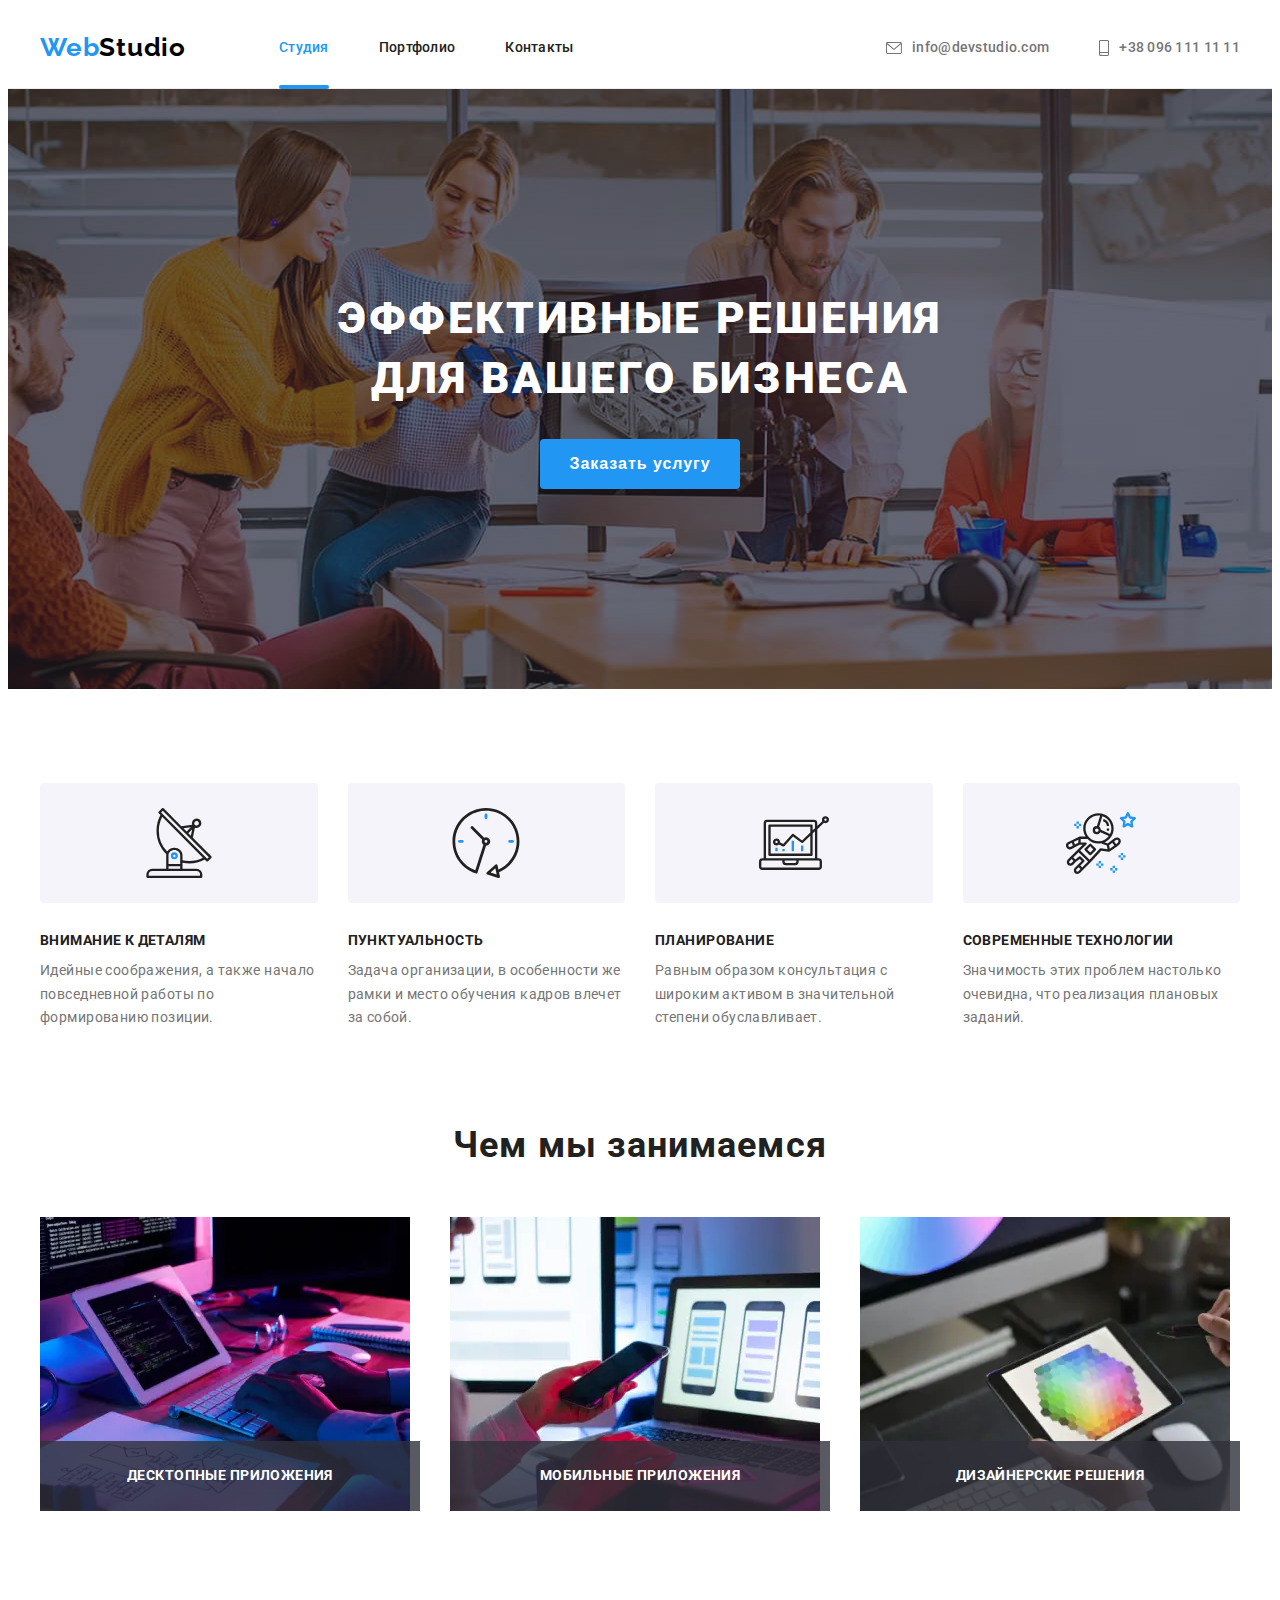
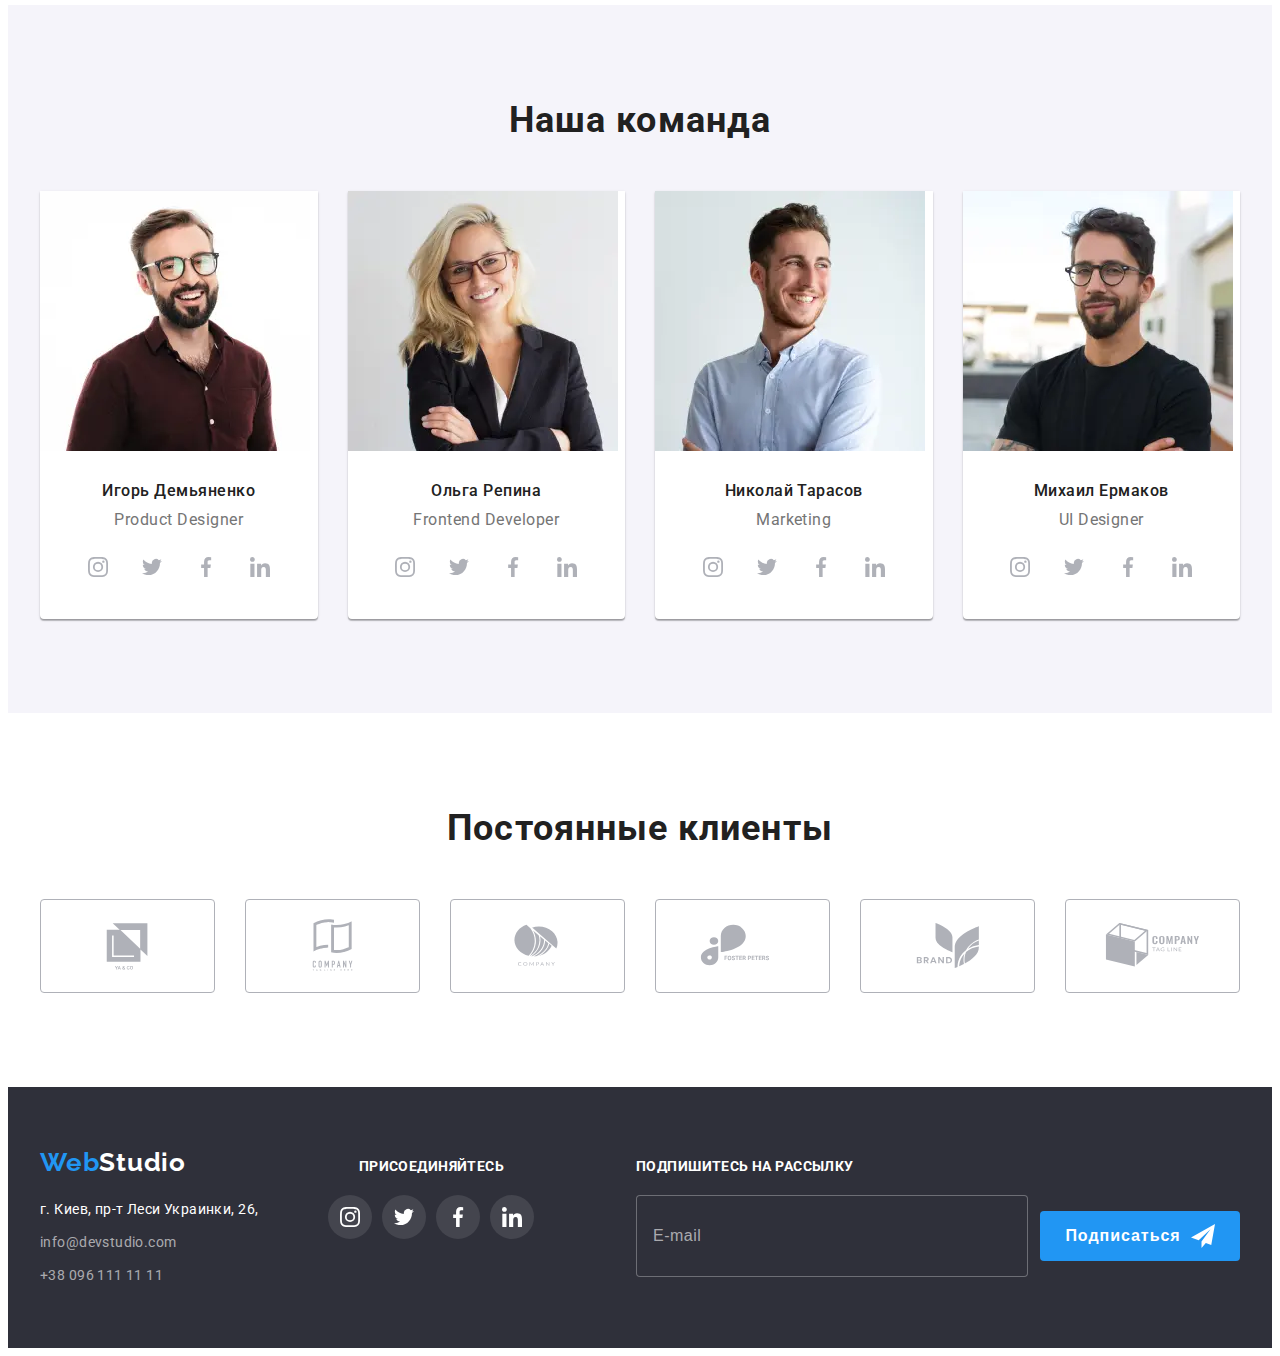
<file: index.html>
<!DOCTYPE html>
<html lang="ru">
<head>
    <meta charset="UTF-8">
    <meta http-equiv="X-UA-Compatible" content="IE=edge">
    <meta name="viewport" content="width=device-width, initial-scale=1.0">
    <title>Студия</title>
    <link rel="preconnect" href="https://fonts.googleapis.com">
    <link rel="preconnect" href="https://fonts.gstatic.com" crossorigin>
    <link href="https://fonts.googleapis.com/css2?family=Raleway:wght@700&family=Roboto:wght@400;500;700;900&display=swap"
        rel="stylesheet">
    <link rel="stylesheet" href="https://cdnjs.cloudflare.com/ajax/libs/modern-normalize/1.1.0/modern-normalize.min.css"
        integrity="sha512-wpPYUAdjBVSE4KJnH1VR1HeZfpl1ub8YT/NKx4PuQ5NmX2tKuGu6U/JRp5y+Y8XG2tV+wKQpNHVUX03MfMFn9Q=="
        crossorigin="anonymous" referrerpolicy="no-referrer" />
    <link rel="stylesheet" href="./css/main.min.css">
</head>
<body>
    <!-- Шапка сайта -->    
    <header class="header">

        <div class="container">

           <!-- Мобильное меню -->
           <div class="mobile-menu">
                <a class="logo mobile-menu__logo" href="./index.html">
                    <span class="logo__accent">Web</span>Studio
                </a>

                <button 
                    class="mobile-menu__button" 
                    type="button"
                    aria-controls="mobile-menu__content"
                    data-menu-button>
                    <svg 
                        width="40" 
                        height="40" 
                        aria-label="Переключатель мобильного меню">
                        
                        <use class="mobile-menu__icon-open" href="./images/icons.svg#menu_40px"></use>
                        <use class="mobile-menu__icon-close" href="./images/icons.svg#close_40px "></use>
                    </svg>
                </button>

                <!-- Окно мобильного меню -->
                <div class="mobile-menu__content" id="mobile-menu__content" data-menu>
                    
                    <!-- Навигация мобильного меню -->
                    <nav class="mobile-menu__nav">
                        <ul class="mobile-menu__nav-list">
                            <li class="mobile-menu__nav-list-item">
                                <a class="mobile-menu__nav-list-link current" href="./index.html">Студия</a>
                            </li>
                            <li class="mobile-menu__nav-list-item">
                                <a class="mobile-menu__nav-list-link" href="./portfolio.html">Портфолио</a>
                            </li>
                            <li class="mobile-menu__nav-list-item">
                                <a class="mobile-menu__nav-list-link" href="#">Контакты</a>
                            </li>
                        </ul>
                    </nav>

                    <!-- Контакты мобильного меню -->
                    <div class="mobile-menu__contacts">
                        
                        <!-- Связь -->
                        <ul class="mobile-menu__contact-list">
                            <li class="mobile-menu__contact-list-item">
                                <a class="mobile-menu__contact-list-phone" href="tel:+380961111111">
                                    +38 096 111 11 11
                                </a>
                            </li>
                            <li class="mobile-menu__contact-list-item">
                                <a class="mobile-menu__contact-list-mail" href="mailto:info@devstudio.com">
                                    info@devstudio.com
                                </a>
                            </li>
                        </ul>
                        
                        <!-- Социальные сети -->
                        <ul class="mobile-menu__social-networks-list">
                            <li class="mobile-menu__social-networks-list-item">
                                <a class="mobile-menu__social-networks-list-link" href="#" aria-label="">
                                    Instagram
                                </a>
                            </li>
                            <li class="mobile-menu__social-networks-list-item">
                                <a class="mobile-menu__social-networks-list-link" href="#">
                                    Twitter
                                </a>
                            </li>
                            <li class="mobile-menu__social-networks-list-item">
                                <a class="mobile-menu__social-networks-list-link" href="#">
                                    Facebook
                                </a>
                            </li>
                            <li class="mobile-menu__social-networks-list-item">
                                <a class="mobile-menu__social-networks-list-link" href="#">
                                    LinkedIn
                                </a>
                            </li>
                        </ul>
                    </div>
                </div>
           </div>

           <!-- Развернутая шапка сайта  -->
           <div class="header--no-mobile">
                <!-- Раздел навигации -->
                <nav class="nav">
                    <a class="logo" href="./index.html">
                        <span class="logo__accent">Web</span>Studio
                    </a>

                    <ul class="nav-list">
                        <li class="nav-list__item">
                            <a class="nav-list__link current" href="./index.html">Студия</a>
                        </li>
                        <li class="nav-list__item">
                            <a class="nav-list__link" href="./portfolio.html">Портфолио</a>
                        </li>
                        <li class="nav-list__item">
                            <a class="nav-list__link" href="#">Контакты</a>
                        </li>
                    </ul>
                </nav>

                <!-- Ссылки на контакты сайта -->
                <ul class="contact-list">
                    <li class="contact-list__item">
                        <a class="contact-list__mail" href="mailto:info@devstudio.com">
                            <svg width="14" height="10" class="contact-list__icon envelope">
                                <use href="./images/icons.svg#envelope"></use>
                            </svg>
                            info@devstudio.com
                        </a>
                    </li>
                    <li class="contact-list__item">
                        <a class="contact-list__phone" href="tel:+380961111111">
                            <svg width="10" height="14" class="contact-list__icon smartphone">
                                <use href="./images/icons.svg#smartphone"></use>
                            </svg>
                            +38 096 111 11 11
                        </a>
                    </li>
                </ul>
            </div>
        </div>
    </header>

    <!-- Главное (уникальное) содержсодержимое страницы -->
    <main class="main-content">
        
        <!-- Блок "ГЕРОЙ" -->
        <div class="hero">
            <section class="hero__content">
                <h1 class="hero__title">Эффективные решения для вашего бизнеса</h1>

                <button class="button hero__button" type="button" data-modal-open>Заказать услугу</button>

               <!-- Модальное окно -->
                <div class="backdrop is-hidden" data-modal>
                    <div class="modal">
                        <button class="button modal__closing-button" type="button" data-modal-close>
                            <svg width="11" height="11" class="button__icon">
                                <use href="./images/icons.svg#cross"></use>
                            </svg>
                        </button>

                        <h2 class="modal__title visually-hidden">Форма заказа услуги</h2>
                        <p class="modal__offer">Оставьте свои данные, мы вам перезвоним</p>

                        <form class="form">
                            <label class="form__label">
                                Имя
                                <input class="form__input" type="text" name="username">
                                <svg width="18" height="18" class="form__icon">
                                    <use href="./images/icons.svg#person"></use>
                                </svg>
                            </label>
                            <label class="form__label">
                                Телефон
                                <input class="form__input" type="tel" name="user-phone">
                                <svg width="18" height="18" class="form__icon">
                                    <use href="./images/icons.svg#phone"></use>
                                </svg>
                            </label>
                            <label class="form__label">
                                Почта
                                <input class="form__input" type="email" name="users-email">
                                <svg width="18" height="18" class="form__icon">
                                    <use href="./images/icons.svg#email"></use>
                                </svg>
                            </label>
                            <label class="form__label form__label--another-margin">
                                Комментарий
                                <textarea class="textarea" name="user-comments" rows="6" placeholder="Введите текст"></textarea>
                            </label>
                            <label class="policy">
                                <input class="policy__checkbox-original visually-hidden" type="checkbox" name="policy-checkbox" value="terms-of-use">
                                <span class="policy__checkbox-custom">
                                    <svg width="15" height="15" class="policy__checkbox-icon">
                                        <use href="./images/icons.svg#icon-check"></use>
                                    </svg>
                                </span>
                                Соглашаюсь с рассылкой и принимаю&#xa0;<a class="policy__link" href="#">Условия договора</a>
                            </label>

                            <button class="button modal__button" type="submit">Отправить</button>
                        </form>
                    </div>
                </div>
            </section>
        </div>

        <!-- Преимущества / особенности ВебСтудии -->
        <section class="section">
            <div class="container">
                <h2 class="section__title visually-hidden">
                    Преимущества / особенности ВебСтудии
                </h2>

                <!-- Список преимуществ -->
                <ul class="benefits-list">
                    <li class="benefits-list__item">
                        <div class="benefits-list__icon-box">
                            <svg width="70" height="70" class="benefits-list__icon">
                                <use href="./images/icons.svg#attention-to-detail"></use>
                            </svg>
                        </div>
                        <h3 class="benefits-list__item-title">
                            Внимание к деталям
                        </h3>
                        <p class="benefits-list__item-text">
                            Идейные соображения, а также начало повседневной работы по формированию позиции.
                        </p>
                    </li>
                    <li class="benefits-list__item">
                        <div class="benefits-list__icon-box">
                            <svg width="70" height="70" class="benefits-list__icon">
                                <use href="./images/icons.svg#punctuality"></use>
                            </svg>
                        </div>
                        <h3 class="benefits-list__item-title">
                            Пунктуальность
                        </h3>
                        <p class="benefits-list__item-text">
                            Задача организации, в особенности же рамки и место обучения кадров влечет за собой.
                        </p>
                    </li>
                    <li class="benefits-list__item">
                        <div class="benefits-list__icon-box">
                            <svg width="70" height="70" class="benefits-list__icon">
                                <use href="./images/icons.svg#planning"></use>
                            </svg>
                        </div>
                        <h3 class="benefits-list__item-title">
                            Планирование
                        </h3>
                        <p class="benefits-list__item-text">
                            Равным образом консультация с широким активом в значительной степени обуславливает.
                        </p>
                    </li>
                    <li class="benefits-list__item">
                        <div class="benefits-list__icon-box">
                            <svg width="70" height="70" class="benefits-list__icon">
                                <use href="./images/icons.svg#modern-technologies"></use>
                            </svg>
                        </div>
                        <h3 class="benefits-list__item-title">
                            Современные технологии
                        </h3>
                        <p class="benefits-list__item-text">
                            Значимость этих проблем настолько очевидна, что реализация плановых заданий.
                        </p>
                    </li>
                </ul>
            </div>
        </section>

        <!-- Услуги ВебСтудии -->
        <section class="section section--no-padding-top section--only-desktop">
            <div class="container">
                <h2 class="section__title section__title--margin">
                    Чем мы занимаемся
                </h2>

                <!-- Список услуг ВебСтудии -->
                <ul class="services-list">
                    <li class="services-list__item">
                        <picture>
                            <source 
                            srcset="
                            ./images/studio-services/desktop/1-d-layout-of-the-website.webp 1x, 
                            ./images/studio-services/desktop/1-d-layout-of-the-website@2x.webp 2x"
                            
                            type="image/webp"
                            >
                            
                            <img class="services-list__image" 
                            srcset="
                            ./images/studio-services/desktop/1-d-layout-of-the-website.jpg 1x, 
                            ./images/studio-services/desktop/1-d-layout-of-the-website@2x.jpg 2x"
                            src="./images/studio-services/desktop/1-d-layout-of-the-website.jpg" 
                            alt="Разработчик с помощью гаджетов занимается оформлением интерфейса сайта" 
                            width="370" 
                            >
                        </picture>

                        <div class="services-list__item-overlay">
                            <h3 class="services-list__item-title">
                                Десктопные приложения
                            </h3>
                        </div>
                    </li>
                    <li class="services-list__item">
                        <picture>
                            <source 
                            srcset="
                            ./images/studio-services/desktop/2-d-frontend-end-backend-dev.webp 1x, 
                            ./images/studio-services/desktop/2-d-frontend-end-backend-dev@2x.webp 2x" 
                            
                            type="image/webp"
                            >
                            
                            <img class="services-list__image" 
                            srcset="
                            ./images/studio-services/desktop/2-d-frontend-end-backend-dev.jpg 1x, 
                            ./images/studio-services/desktop/2-d-frontend-end-backend-dev@2x.jpg 2x"
                            src="./images/studio-services/desktop/2-d-frontend-end-backend-dev.jpg" 
                            alt="Разработчик с помощью гаджетов занимается оформлением интерфейса сайта" 
                            width="370" 
                            >
                        </picture>

                        <div class="services-list__item-overlay">
                            <h3 class="services-list__item-title">
                                Мобильные приложения
                            </h3>
                        </div>
                    </li>
                    <li class="services-list__item">
                        <picture>
                            <source 
                            srcset="
                            ./images/studio-services/desktop/3-d-website-design.webp 1x, 
                            ./images/studio-services/desktop/3-d-website-design@2x.webp 2x"
                            
                            type="image/webp"
                            >
                            
                            <img class="services-list__image v" 
                            srcset="
                            ./images/studio-services/desktop/3-d-website-design.jpg 1x, 
                            ./images/studio-services/desktop/3-d-website-design@2x.jpg 2x"
                            src="./images/studio-services/desktop/3-d-website-design.jpg" 
                            alt="Разработчик с помощью гаджетов занимается оформлением интерфейса сайта" 
                            width="370" 
                            >
                        </picture>

                        <div class="services-list__item-overlay">
                            <h3 class="services-list__item-title">
                                Дизайнерские решения
                            </h3>
                        </div>
                    </li>
                </ul>
            </div>
        </section>

        <!-- Наша команда -->
        <section class="section section--background-color">
            <div class="container">
                <h2 class="section__title section__title--margin">Наша команда</h2>
            
                <!-- Список членов команды со ссылками на личные портфолио -->
                <ul class="team-list">
                    <li class="team-list__item">
                        <picture>
                            <source 
                            srcset="
                            ./images/team-of-studio/mobile/1-m-igor-demyanenko.webp 1x, 
                            ./images/team-of-studio/mobile/1-m-igor-demyanenko@2x.webp 2x"
                            type="image/webp" 
                            media="(max-width: 767px)"
                            >
                            <source 
                            srcset="
                            ./images/team-of-studio/desktop/1-d-igor-demyanenko.webp 1x, 
                            ./images/team-of-studio/desktop/1-d-igor-demyanenko@2x.webp 2x"
                            type="image/webp" 
                            media="(min-width: 1200px)"
                            >
                            <source 
                            srcset="
                            ./images/team-of-studio/tablet/1-t-igor-demyanenko.webp 1x, 
                            ./images/team-of-studio/tablet/1-t-igor-demyanenko@2x.webp 2x"
                            type="image/webp" 
                            media="(min-width: 768px)"
                            >

                            <source 
                            srcset="
                            ./images/team-of-studio/mobile/1-m-igor-demyanenko.jpg 1x, 
                            ./images/team-of-studio/mobile/1-m-igor-demyanenko@2x.jpg 2x" 
                            media="(max-width: 767px)"
                            >
                            <source 
                            srcset="
                            ./images/team-of-studio/desktop/1-d-igor-demyanenko.jpg 1x, 
                            ./images/team-of-studio/desktop/1-d-igor-demyanenko@2x.jpg 2x" 
                            media="(min-width: 1200px)"
                            >
                            <source 
                            srcset="
                            ./images/team-of-studio/tablet/1-t-igor-demyanenko.jpg 1x, 
                            ./images/team-of-studio/tablet/1-t-igor-demyanenko@2x.jpg 2x" 
                            media="(min-width: 768px)"
                            >

                            <img class="team-list__item-images" 
                            src="./images/team-of-studio/mobile/1-m-igor-demyanenko.jpg" 
                            alt="Личное фото Игоря Демьяненко"
                            >
                        </picture>
                        <h3 class="team-list__item-title">
                            Игорь Демьяненко
                        </h3>
                        <p class="team-list__item-text">
                            Product Designer
                        </p>
                        <ul class="social-networks-list">
                            <li class="social-networks-list__item">
                                <a class="social-networks-list__link" href="#" aria-label="">
                                    <div class="social-networks-list__icon-box">
                                        <svg width="20" height="20" class="social-networks-list__icon">
                                            <use href="./images/icons.svg#instagram"></use>
                                        </svg>
                                    </div>
                                </a>
                            </li>
                            <li class="social-networks-list__item">
                                <a class="social-networks-list__link" href="#">
                                    <div class="social-networks-list__icon-box">
                                        <svg width="20" height="20" class="social-networks-list__icon">
                                            <use href="./images/icons.svg#twitter"></use>
                                        </svg>
                                    </div>
                                </a>
                            </li>
                            <li class="social-networks-list__item">
                                <a class="social-networks-list__link" href="#">
                                    <div class="social-networks-list__icon-box">
                                        <svg width="20" height="20" class="social-networks-list__icon">
                                            <use href="./images/icons.svg#facebook"></use>
                                        </svg>
                                    </div>
                                </a>
                            </li>
                            <li class="social-networks-list__item">
                                <a class="social-networks-list__link" href="#">
                                    <div class="social-networks-list__icon-box">
                                        <svg width="20" height="20" class="social-networks-list__icon">
                                            <use href="./images/icons.svg#linkedin"></use>
                                        </svg>
                                    </div>
                                </a>
                            </li>
                        </ul>
                    </li>
                    <li class="team-list__item">
                        <picture>
                            <source 
                            srcset="
                            ./images/team-of-studio/mobile/2-m-olga-repina.webp 1x, 
                            ./images/team-of-studio/mobile/2-m-olga-repina@2x.webp 2x" 
                            type="image/webp"
                            media="(max-width: 767px)"
                            >
                            <source 
                            srcset="
                            ./images/team-of-studio/desktop/2-d-olga-repina.webp 1x, 
                            ./images/team-of-studio/desktop/2-d-olga-repina@2x.webp 2x" 
                            type="image/webp"
                            media="(min-width: 1200px)"
                            >
                            <source 
                            srcset="
                            ./images/team-of-studio/tablet/2-t-olga-repina.webp 1x, 
                            ./images/team-of-studio/tablet/2-t-olga-repina@2x.webp 2x" 
                            type="image/webp"
                            media="(min-width: 768px)"
                            >
                        
                            <source 
                            srcset="
                            ./images/team-of-studio/mobile/2-m-olga-repina.jpg 1x, 
                            ./images/team-of-studio/mobile/2-m-olga-repina@2x.jpg 2x" 
                            media="(max-width: 767px)"
                            >
                            <source 
                            srcset="
                            ./images/team-of-studio/desktop/2-d-olga-repina.jpg 1x, 
                            ./images/team-of-studio/desktop/2-d-olga-repina@2x.jpg 2x" 
                            media="(min-width: 1200px)"
                            >
                            <source 
                            srcset="
                            ./images/team-of-studio/tablet/2-t-olga-repina.jpg 1x, 
                            ./images/team-of-studio/tablet/2-t-olga-repina@2x.jpg 2x" 
                            media="(min-width: 768px)"
                            >
                        
                            <img class="team-list__item-images" 
                            src="./images/team-of-studio/mobile/2-m-olga-repina.jpg"
                            alt="Личное фото Ольги Репиной"
                            >
                        </picture>
                        <h3 class="team-list__item-title">
                            Ольга Репина
                        </h3>
                        <p class="team-list__item-text">
                            Frontend Developer
                        </p>
                        <ul class="social-networks-list">
                            <li class="social-networks-list__item">
                                <a class="social-networks-list__link" href="#" aria-label="">
                                    <div class="social-networks-list__icon-box">
                                        <svg width="20" height="20" class="social-networks-list__icon">
                                            <use href="./images/icons.svg#instagram"></use>
                                        </svg>
                                    </div>
                                </a>
                            </li>
                            <li class="social-networks-list__item">
                                <a class="social-networks-list__link" href="#">
                                    <div class="social-networks-list__icon-box">
                                        <svg width="20" height="20" class="social-networks-list__icon">
                                            <use href="./images/icons.svg#twitter"></use>
                                        </svg>
                                    </div>
                                </a>
                            </li>
                            <li class="social-networks-list__item">
                                <a class="social-networks-list__link" href="#">
                                    <div class="social-networks-list__icon-box">
                                        <svg width="20" height="20" class="social-networks-list__icon">
                                            <use href="./images/icons.svg#facebook"></use>
                                        </svg>
                                    </div>
                                </a>
                            </li>
                            <li class="social-networks-list__item">
                                <a class="social-networks-list__link" href="#">
                                    <div class="social-networks-list__icon-box">
                                        <svg width="20" height="20" class="social-networks-list__icon">
                                            <use href="./images/icons.svg#linkedin"></use>
                                        </svg>
                                    </div>
                                </a>
                            </li>
                        </ul>
                    </li>
                    <li class="team-list__item">
                        <picture>
                            <source 
                            srcset="
                            ./images/team-of-studio/mobile/3-m-nikolay-tarasov.webp 1x, 
                            ./images/team-of-studio/mobile/3-m-nikolay-tarasov@2x.webp 2x" 
                            type="image/webp"
                            media="(max-width: 767px)"
                            >
                            <source 
                            srcset="
                            ./images/team-of-studio/desktop/3-d-nikolay-tarasov.webp 1x, 
                            ./images/team-of-studio/desktop/3-d-nikolay-tarasov@2x.webp 2x" 
                            type="image/webp"
                            media="(min-width: 1200px)"
                            >
                            <source 
                            srcset="
                            ./images/team-of-studio/tablet/3-t-nikolay-tarasov.webp 1x, 
                            ./images/team-of-studio/tablet/3-t-nikolay-tarasov@2x.webp 2x" 
                            type="image/webp"
                            media="(min-width: 768px)"
                            >
                        
                            <source 
                            srcset="
                            ./images/team-of-studio/mobile/3-m-nikolay-tarasov.jpg 1x, 
                            ./images/team-of-studio/mobile/3-m-nikolay-tarasov@2x.jpg 2x" 
                            media="(max-width: 767px)"
                            >
                            <source 
                            srcset="
                            ./images/team-of-studio/desktop/3-d-nikolay-tarasov.jpg 1x, 
                            ./images/team-of-studio/desktop/3-d-nikolay-tarasov@2x.jpg 2x" 
                            media="(min-width: 1200px)"
                            >
                            <source 
                            srcset="
                            ./images/team-of-studio/tablet/3-t-nikolay-tarasov.jpg 1x, 
                            ./images/team-of-studio/tablet/3-t-nikolay-tarasov@2x.jpg 2x" 
                            media="(min-width: 768px)"
                            >
                        
                            <img class="team-list__item-images" 
                            src="./images/team-of-studio/mobile/3-m-nikolay-tarasov.jpg"
                            alt="Личное фото Николая Тарасова"
                            >
                        </picture>
                        <h3 class="team-list__item-title">
                            Николай Тарасов
                        </h3>
                        <p class="team-list__item-text">
                            Marketing
                        </p>
                        <ul class="social-networks-list">
                            <li class="social-networks-list__item">
                                <a class="social-networks-list__link" href="#" aria-label="">
                                    <div class="social-networks-list__icon-box">
                                        <svg width="20" height="20" class="social-networks-list__icon">
                                            <use href="./images/icons.svg#instagram"></use>
                                        </svg>
                                    </div>
                                </a>
                            </li>
                            <li class="social-networks-list__item">
                                <a class="social-networks-list__link" href="#">
                                    <div class="social-networks-list__icon-box">
                                        <svg width="20" height="20" class="social-networks-list__icon">
                                            <use href="./images/icons.svg#twitter"></use>
                                        </svg>
                                    </div>
                                </a>
                            </li>
                            <li class="social-networks-list__item">
                                <a class="social-networks-list__link" href="#">
                                    <div class="social-networks-list__icon-box">
                                        <svg width="20" height="20" class="social-networks-list__icon">
                                            <use href="./images/icons.svg#facebook"></use>
                                        </svg>
                                    </div>
                                </a>
                            </li>
                            <li class="social-networks-list__item">
                                <a class="social-networks-list__link" href="#">
                                    <div class="social-networks-list__icon-box">
                                        <svg width="20" height="20" class="social-networks-list__icon">
                                            <use href="./images/icons.svg#linkedin"></use>
                                        </svg>
                                    </div>
                                </a>
                            </li>
                        </ul>
                    </li>
                    <li class="team-list__item">
                        <picture>
                            <source 
                            srcset="
                            ./images/team-of-studio/mobile/4-m-mikhail-ermakov.webp 1x, 
                            ./images/team-of-studio/mobile/4-m-mikhail-ermakov@2x.webp 2x" 
                            type="image/webp"
                            media="(max-width: 767px)"
                            >
                            <source 
                            srcset="
                            ./images/team-of-studio/desktop/4-d-mikhail-ermakov.webp 1x, 
                            ./images/team-of-studio/desktop/4-d-mikhail-ermakov@2x.webp 2x" 
                            type="image/webp"
                            media="(min-width: 1200px)"
                            >
                            <source 
                            srcset="
                            ./images/team-of-studio/tablet/4-t-mikhail-ermakov.webp 1x, 
                            ./images/team-of-studio/tablet/4-t-mikhail-ermakov@2x.webp 2x" 
                            type="image/webp"
                            media="(min-width: 768px)"
                            >
                        
                            <source 
                            srcset="
                            ./images/team-of-studio/mobile/4-m-mikhail-ermakov.jpg 1x, 
                            ./images/team-of-studio/mobile/4-m-mikhail-ermakov@2x.jpg 2x" 
                            media="(max-width: 767px)"
                            >
                            <source 
                            srcset="
                            ./images/team-of-studio/desktop/4-d-mikhail-ermakov.jpg 1x, 
                            ./images/team-of-studio/desktop/4-d-mikhail-ermakov@2x.jpg 2x" 
                            media="(min-width: 1200px)"
                            >
                            <source 
                            srcset="
                            ./images/team-of-studio/tablet/4-t-mikhail-ermakov.jpg 1x, 
                            ./images/team-of-studio/tablet/4-t-mikhail-ermakov@2x.jpg 2x" 
                            media="(min-width: 768px)"
                            >
                        
                            <img class="team-list__item-images" 
                            src="./images/team-of-studio/mobile/4-m-mikhail-ermakov.jpg"
                            alt="Личное фото Михаила Ермакова"
                            >
                        </picture>
                        <h3 class="team-list__item-title">
                            Михаил Ермаков
                        </h3>
                        <p class="team-list__item-text">
                            UI Designer
                        </p>
                        <ul class="social-networks-list">
                            <li class="social-networks-list__item">
                                <a class="social-networks-list__link" href="#" aria-label="">
                                    <div class="social-networks-list__icon-box">
                                        <svg width="20" height="20" class="social-networks-list__icon">
                                            <use href="./images/icons.svg#instagram"></use>
                                        </svg>
                                    </div>
                                </a>
                            </li>
                            <li class="social-networks-list__item">
                                <a class="social-networks-list__link" href="#">
                                    <div class="social-networks-list__icon-box">
                                        <svg width="20" height="20" class="social-networks-list__icon">
                                            <use href="./images/icons.svg#twitter"></use>
                                        </svg>
                                    </div>
                                </a>
                            </li>
                            <li class="social-networks-list__item">
                                <a class="social-networks-list__link" href="#">
                                    <div class="social-networks-list__icon-box">
                                        <svg width="20" height="20" class="social-networks-list__icon">
                                            <use href="./images/icons.svg#facebook"></use>
                                        </svg>
                                    </div>
                                </a>
                            </li>
                            <li class="social-networks-list__item">
                                <a class="social-networks-list__link" href="#">
                                    <div class="social-networks-list__icon-box">
                                        <svg width="20" height="20" class="social-networks-list__icon">
                                            <use href="./images/icons.svg#linkedin"></use>
                                        </svg>
                                    </div>
                                </a>
                            </li>
                        </ul>
                    </li>
                </ul>
            </div>
        </section>

        <!-- Постоянные клиенты -->
        <section class="section">
            <div class="container">
                <h2 class="section__title section__title--margin">
                    Постоянные клиенты
                </h2>
        
                <!-- Список ссылок на сайты клиентов -->
                <ul class="clients-list">
                    <li class="clients-list__item">
                        <a class="clients-list__link" href="#">
                            <div class="clients-list__icon-box">
                                <svg width="106" height="60" class="clients-list__icon">
                                    <use href="./images/icons.svg#first-client"></use>
                                </svg>
                            </div>
                        </a>
                    </li>
                    <li class="clients-list__item">
                        <a class="clients-list__link" href="#">
                            <div class="clients-list__icon-box">
                                <svg width="106" height="60" class="clients-list__icon">
                                    <use href="./images/icons.svg#second-client"></use>
                                </svg>
                            </div>
                        </a>
                    </li>
                    <li class="clients-list__item">
                        <a class="clients-list__link" href="#">
                            <div class="clients-list__icon-box">
                                <svg width="106" height="60" class="clients-list__icon">
                                    <use href="./images/icons.svg#third-client"></use>
                                </svg>
                            </div>
                        </a>
                    </li>
                    <li class="clients-list__item">
                        <a class="clients-list__link" href="#">
                            <div class="clients-list__icon-box">
                                <svg width="106" height="60" class="clients-list__icon">
                                    <use href="./images/icons.svg#fourth-client"></use>
                                </svg>
                            </div>
                        </a>
                    </li>
                    <li class="clients-list__item">
                        <a class="clients-list__link" href="#">
                            <div class="clients-list__icon-box">
                                <svg width="106" height="60" class="clients-list__icon">
                                    <use href="./images/icons.svg#fifth-client"></use>
                                </svg>
                            </div>
                        </a>
                    </li>
                    <li class="clients-list__item">
                        <a class="clients-list__link" href="#">
                            <div class="clients-list__icon-box">
                                <svg width="106" height="60" class="clients-list__icon">
                                    <use href="./images/icons.svg#sixth-client"></use>
                                </svg>
                            </div>
                        </a>
                    </li>
                </ul>
            </div>
        </section>

    </main>

    <!-- Подвал сайта -->
    <footer class="footer">
        <div class="container">
            <div class="information-about-us">
                <div class="footer__contacts">
                    <div class="our-contacts">
                        <a class="logo footer__logo" href="./index.html">
                            <span class="logo__accent">Web</span>Studio
                        </a>

                        <address class="address">
                            <p class="address__map">г. Киев, пр-т Леси Украинки, 26,</p>

                            <a class="address__mail" href="mailto:info@devstudio.com">info@devstudio.com</a>
                            <a class="address__phone" href="tel:+380961111111">+38 096 111 11 11</a>
                        </address>
                    </div>

                    <div class="our-social-networks">
                        <h3 class="our-social-networks__title">
                            Присоединяйтесь
                        </h3>
                        <ul class="social-networks-list">
                            <li class="social-networks-list__item">
                                <a class="social-networks-list__link" href="#" aria-label="">
                                    <div class="social-networks-list__icon-box social-networks-list__icon-box--another">
                                        <svg width="20" height="20" class="social-networks-list__icon social-networks-list__icon--another">
                                            <use href="./images/icons.svg#instagram"></use>
                                        </svg>
                                    </div>
                                </a>
                            </li>
                            <li class="social-networks-list__item">
                                <a class="social-networks-list__link" href="#">
                                    <div class="social-networks-list__icon-box social-networks-list__icon-box--another">
                                        <svg width="20" height="20" class="social-networks-list__icon social-networks-list__icon--another">
                                            <use href="./images/icons.svg#twitter"></use>
                                        </svg>
                                    </div>
                                </a>
                            </li>
                            <li class="social-networks-list__item">
                                <a class="social-networks-list__link" href="#">
                                    <div class="social-networks-list__icon-box social-networks-list__icon-box--another">
                                        <svg width="20" height="20" class="social-networks-list__icon social-networks-list__icon--another">
                                            <use href="./images/icons.svg#facebook"></use>
                                        </svg>
                                    </div>
                                </a>
                            </li>
                            <li class="social-networks-list__item">
                                <a class="social-networks-list__link" href="#">
                                    <div class="social-networks-list__icon-box social-networks-list__icon-box--another">
                                        <svg width="20" height="20" class="social-networks-list__icon social-networks-list__icon--another">
                                            <use href="./images/icons.svg#linkedin"></use>
                                        </svg>
                                    </div>
                                </a>
                            </li>
                        </ul>
                    </div>
                </div>

                <div class="our-newsletter">
                    <h3 class="our-newsletter__title">
                        Подпишитесь на рассылку
                    </h3>

                    <form class="form footer__form">
                        <label class="form__label form__label--no-margin">
                            <input class="form__input form__input--footer-style" type="email" name="users-email" placeholder="E-mail">
                        </label>

                        <button class="button footer__button" type="submit">
                            Подписаться
                            <svg width="24" height="24" class="footer__button-icon">
                                <use href="./images/icons.svg#icon-send"></use>
                            </svg>
                        </button>
                    </form>
                </div>
            </div>
        </div>
    </footer>

    <script src="./js/mobile-menu.js"></script>
    <script src="./js/modal.js"></script>
</body>
</html>
</file>
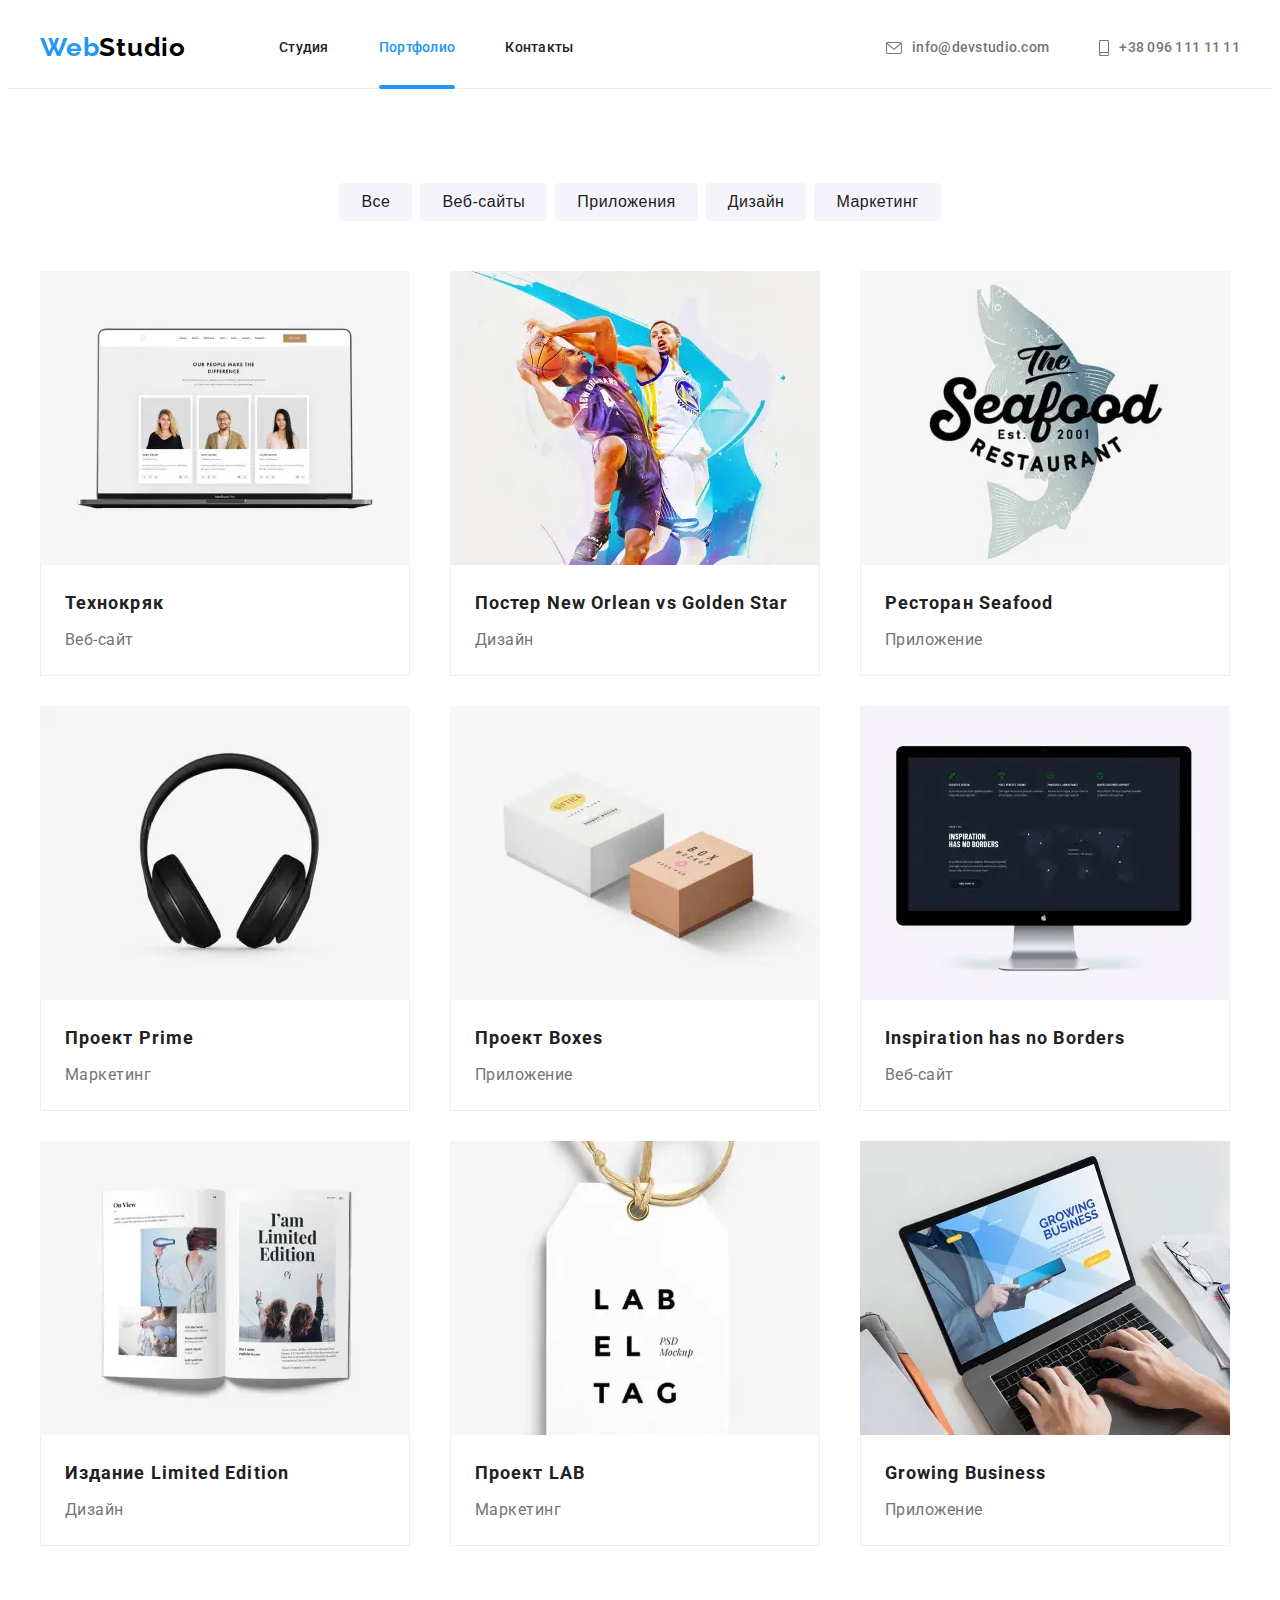
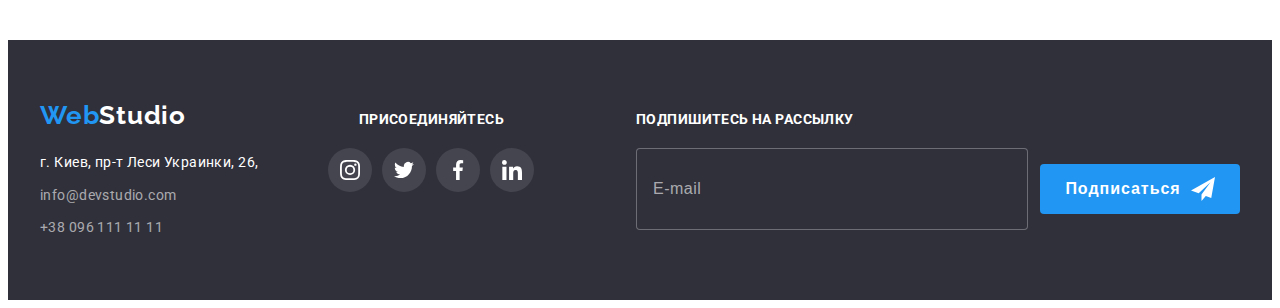
<file: portfolio.html>
<!DOCTYPE html>
<html lang="ru">

<head>
    <meta charset="UTF-8">
    <meta http-equiv="X-UA-Compatible" content="IE=edge">
    <meta name="viewport" content="width=device-width, initial-scale=1.0">
    <title>Портфолио</title>
    <link rel="preconnect" href="https://fonts.googleapis.com">
    <link rel="preconnect" href="https://fonts.gstatic.com" crossorigin>
    <link href="https://fonts.googleapis.com/css2?family=Raleway:wght@700&family=Roboto:wght@400;500;700;900&display=swap"
        rel="stylesheet">
    <link rel="stylesheet" href="https://cdnjs.cloudflare.com/ajax/libs/modern-normalize/1.1.0/modern-normalize.min.css"
        integrity="sha512-wpPYUAdjBVSE4KJnH1VR1HeZfpl1ub8YT/NKx4PuQ5NmX2tKuGu6U/JRp5y+Y8XG2tV+wKQpNHVUX03MfMFn9Q=="
        crossorigin="anonymous" referrerpolicy="no-referrer" />
    <link rel="stylesheet" href="./css/main.min.css">
</head>

<body>
    <!-- Шапка сайта -->
    <header class="header">
    
        <div class="container">
    
            <!-- Мобильное меню -->
            <div class="mobile-menu">
                <a class="logo mobile-menu__logo" href="./index.html">
                    <span class="logo__accent">Web</span>Studio
                </a>
    
                <button class="mobile-menu__button" type="button" aria-controls="mobile-menu__content" data-menu-button>
                    <svg width="40" height="40" aria-label="Переключатель мобильного меню">
    
                        <use class="mobile-menu__icon-open" href="./images/icons.svg#menu_40px"></use>
                        <use class="mobile-menu__icon-close" href="./images/icons.svg#close_40px "></use>
                    </svg>
                </button>
    
                <!-- Окно мобильного меню -->
                <div class="mobile-menu__content" id="mobile-menu__content" data-menu>
    
                    <!-- Навигация мобильного меню -->
                    <nav class="mobile-menu__nav">
                        <ul class="mobile-menu__nav-list">
                            <li class="mobile-menu__nav-list-item">
                                <a class="mobile-menu__nav-list-link" href="./index.html">Студия</a>
                            </li>
                            <li class="mobile-menu__nav-list-item">
                                <a class="mobile-menu__nav-list-link current" href="./portfolio.html">Портфолио</a>
                            </li>
                            <li class="mobile-menu__nav-list-item">
                                <a class="mobile-menu__nav-list-link" href="#">Контакты</a>
                            </li>
                        </ul>
                    </nav>
    
                    <!-- Контакты мобильного меню -->
                    <div class="mobile-menu__contacts">
    
                        <!-- Связь -->
                        <ul class="mobile-menu__contact-list">
                            <li class="mobile-menu__contact-list-item">
                                <a class="mobile-menu__contact-list-phone" href="tel:+380961111111">
                                    +38 096 111 11 11
                                </a>
                            </li>
                            <li class="mobile-menu__contact-list-item">
                                <a class="mobile-menu__contact-list-mail" href="mailto:info@devstudio.com">
                                    info@devstudio.com
                                </a>
                            </li>
                        </ul>
    
                        <!-- Социальные сети -->
                        <ul class="mobile-menu__social-networks-list">
                            <li class="mobile-menu__social-networks-list-item">
                                <a class="mobile-menu__social-networks-list-link" href="#" aria-label="">
                                    Instagram
                                </a>
                            </li>
                            <li class="mobile-menu__social-networks-list-item">
                                <a class="mobile-menu__social-networks-list-link" href="#">
                                    Twitter
                                </a>
                            </li>
                            <li class="mobile-menu__social-networks-list-item">
                                <a class="mobile-menu__social-networks-list-link" href="#">
                                    Facebook
                                </a>
                            </li>
                            <li class="mobile-menu__social-networks-list-item">
                                <a class="mobile-menu__social-networks-list-link" href="#">
                                    LinkedIn
                                </a>
                            </li>
                        </ul>
                    </div>
                </div>
            </div>
    
            <!-- Развернутая шапка сайта  -->
            <div class="header--no-mobile">
                <!-- Раздел навигации -->
                <nav class="nav">
                    <a class="logo" href="./index.html">
                        <span class="logo__accent">Web</span>Studio
                    </a>
    
                    <ul class="nav-list">
                        <li class="nav-list__item">
                            <a class="nav-list__link" href="./index.html">Студия</a>
                        </li>
                        <li class="nav-list__item">
                            <a class="nav-list__link current" href="./portfolio.html">Портфолио</a>
                        </li>
                        <li class="nav-list__item">
                            <a class="nav-list__link" href="#">Контакты</a>
                        </li>
                    </ul>
                </nav>
    
                <!-- Ссылки на контакты сайта -->
                <ul class="contact-list">
                    <li class="contact-list__item">
                        <a class="contact-list__mail" href="mailto:info@devstudio.com">
                            <svg width="16" height="12" class="contact-list__icon">
                                <use href="./images/icons.svg#envelope"></use>
                            </svg>
                            info@devstudio.com
                        </a>
                    </li>
                    <li class="contact-list__item">
                        <a class="contact-list__phone" href="tel:+380961111111">
                            <svg width="10" height="16" class="contact-list__icon">
                                <use href="./images/icons.svg#smartphone"></use>
                            </svg>
                            +38 096 111 11 11
                        </a>
                    </li>
                </ul>
            </div>
        </div>
    </header>

    <!-- Главное (уникальное) содержсодержимое страницы -->
    <main class="main-content">

        <!-- Портфолио студии с фильтрами работ -->
        <section class="section">                       
            <div class="container">
                <h2 class="section__title visually-hidden">
                    Портфолио студии
                </h2>

                <!-- Список фильтров -->    
                <ul class="filters-list">
                    <li class="filters-list__item">
                        <button class="filters-list__button" type="button">Все</button>
                    </li>
                    <li class="filters-list__item">
                        <button class="filters-list__button" type="button">Веб-сайты</button>
                    </li>
                    <li class="filters-list__item">
                        <button class="filters-list__button" type="button">Приложения</button>
                    </li>
                    <li class="filters-list__item">
                        <button class="filters-list__button" type="button">Дизайн</button>
                    </li>
                    <li class="filters-list__item">
                        <button class="filters-list__button" type="button">Маркетинг</button>
                    </li>
                </ul>
          
                <!-- Список работ студии -->
                <ul class="works-list">
                    <li class="works-list__item">
                        <a class="works-list__link" href="#">
                            <div class="works-list__link-box">
                                <div class="works-list__thumb">
                                    <picture>
                                        <source 
                                        srcset="
                                        ./images/studios-portfolio/mobile/1-m-technocrack.webp 1x, 
                                        ./images/studios-portfolio/mobile/1-m-technocrack@2x.webp 2x" 
                                        type="image/webp"
                                        media="(max-width: 767px)"
                                        >
                                        <source 
                                        srcset="
                                        ./images/studios-portfolio/desktop/1-d-technocrack.webp 1x, 
                                        ./images/studios-portfolio/desktop/1-d-technocrack@2x.webp 2x" 
                                        type="image/webp"
                                        media="(min-width: 1200px)"
                                        >
                                        <source 
                                        srcset="
                                        ./images/studios-portfolio/tablet/1-t-technocrack.webp 1x, 
                                        ./images/studios-portfolio/tablet/1-t-technocrack@2x.webp 2x" 
                                        type="image/webp"
                                        media="(min-width: 768px)"
                                        >
                                    
                                        <source 
                                        srcset="
                                        ./images/studios-portfolio/mobile/1-m-technocrack.jpg 1x, 
                                        ./images/studios-portfolio/mobile/1-m-technocrack@2x.jpg 2x" 
                                        media="(max-width: 767px)"
                                        >
                                        <source 
                                        srcset="
                                        ./images/studios-portfolio/desktop/1-d-technocrack.jpg 1x, 
                                        ./images/studios-portfolio/desktop/1-d-technocrack@2x.jpg 2x" 
                                        media="(min-width: 1200px)"
                                        >
                                        <source 
                                        srcset="
                                        ./images/studios-portfolio/tablet/1-t-technocrack.jpg 1x, 
                                        ./images/studios-portfolio/tablet/1-t-technocrack@2x.jpg 2x" 
                                        media="(min-width: 768px)"
                                        >
                                    
                                        <img class="works-list__image" 
                                        src="./images/studios-portfolio/mobile/1-m-technocrack.jpg"
                                        alt="Монитор с личными фото технических специалистов ВебСтудии"
                                        >
                                    </picture>
                                    <div class="works-list__overlay">
                                        <p class="works-list__overlay-text">
                                            Lorem ipsum dolor sit, amet consectetur adipisicing elit. Accusantium suscipit laboriosam omnis! Recusandae sint necessitatibus numquam autem, illum repudiandae minima?
                                        </p>
                                    </div>
                                </div>
                                <div class="works-list__caption-border">
                                    <h3 class="works-list__title">Технокряк</h3>
                                    <p class="works-list__text">Веб-сайт</p>
                                </div>
                            </div>
                        </a>
                    </li>
                    <li class="works-list__item">
                        <a class="works-list__link" href="#">
                            <div class="works-list__link-box">
                                <div class="works-list__thumb">
                                    <picture>
                                        <source 
                                        srcset="
                                        ./images/studios-portfolio/mobile/2-m-match-poster.webp 1x, 
                                        ./images/studios-portfolio/mobile/2-m-match-poster@2x.webp 2x" 
                                        type="image/webp"
                                        media="(max-width: 767px)"
                                        >
                                        <source 
                                        srcset="
                                        ./images/studios-portfolio/desktop/2-d-match-poster.webp 1x, 
                                        ./images/studios-portfolio/desktop/2-d-match-poster@2x.webp 2x"
                                        type="image/webp" 
                                        media="(min-width: 1200px)"
                                        >
                                        <source 
                                        srcset="
                                        ./images/studios-portfolio/tablet/2-t-match-poster.webp 1x, 
                                        ./images/studios-portfolio/tablet/2-t-match-poster@2x.webp 2x" 
                                        type="image/webp"
                                        media="(min-width: 768px)"
                                        >
                                    
                                        <source 
                                        srcset="
                                        ./images/studios-portfolio/mobile/2-m-match-poster.jpg 1x, 
                                        ./images/studios-portfolio/mobile/2-m-match-poster@2x.jpg 2x"
                                        media="(max-width: 767px)"
                                        >
                                        <source 
                                        srcset="
                                        ./images/studios-portfolio/desktop/2-d-match-poster.jpg 1x, 
                                        ./images/studios-portfolio/desktop/2-d-match-poster@2x.jpg 2x"
                                        media="(min-width: 1200px)"
                                        >
                                        <source 
                                        srcset="
                                        ./images/studios-portfolio/tablet/2-t-match-poster.jpg 1x, 
                                        ./images/studios-portfolio/tablet/2-t-match-poster@2x.jpg 2x"
                                        media="(min-width: 768px)"
                                        >
                                    
                                        <img class="works-list__image" 
                                        src="./images/studios-portfolio/mobile/2-m-match-poster.jpg"
                                        alt="Образец предматчевого постера New Orlean vs Golden Star с игроками баскетбольных команд"
                                        >
                                    </picture>
                                    <div class="works-list__overlay">
                                        <p class="works-list__overlay-text">
                                            Lorem ipsum dolor sit, amet consectetur adipisicing elit. Accusantium suscipit laboriosam omnis! Recusandae sint
                                            necessitatibus numquam autem, illum repudiandae minima?
                                        </p>
                                    </div>
                                </div>
                                <div class="works-list__caption-border">
                                    <h3 class="works-list__title">Постер New Orlean vs Golden Star</h3>
                                    <p class="works-list__text">Дизайн</p>
                                </div>
                            </div>
                        </a>
                    </li>
                    <li class="works-list__item">
                        <a class="works-list__link" href="#">
                            <div class="works-list__link-box">
                                <div class="works-list__thumb">
                                    <picture>
                                        <source 
                                        srcset="
                                        ./images/studios-portfolio/mobile/3-m-seafood-restaurant.webp 1x, 
                                        ./images/studios-portfolio/mobile/3-m-seafood-restaurant@2x.webp 2x"
                                        type="image/webp" 
                                        media="(max-width: 767px)"
                                        >
                                        <source 
                                        srcset="
                                        ./images/studios-portfolio/desktop/3-d-seafood-restaurant.webp 1x, 
                                        ./images/studios-portfolio/desktop/3-d-seafood-restaurant@2x.webp 2x"
                                        type="image/webp" 
                                        media="(min-width: 1200px)"
                                        >
                                        <source 
                                        srcset="
                                        ./images/studios-portfolio/tablet/3-t-seafood-restaurant.webp 1x, 
                                        ./images/studios-portfolio/tablet/3-t-seafood-restaurant@2x.webp 2x"
                                        type="image/webp" 
                                        media="(min-width: 768px)"
                                        >
                                    
                                        <source 
                                        srcset="
                                        ./images/studios-portfolio/mobile/3-m-seafood-restaurant.jpg 1x, 
                                        ./images/studios-portfolio/mobile/3-m-seafood-restaurant@2x.jpg 2x"
                                        media="(max-width: 767px)"
                                        >
                                        <source 
                                        srcset="
                                        ./images/studios-portfolio/desktop/3-d-seafood-restaurant.jpg 1x, 
                                        ./images/studios-portfolio/desktop/3-d-seafood-restaurant@2x.jpg 2x"
                                        media="(min-width: 1200px)"
                                        >
                                        <source 
                                        srcset="
                                        ./images/studios-portfolio/tablet/3-t-seafood-restaurant.jpg 1x, 
                                        ./images/studios-portfolio/tablet/3-t-seafood-restaurant@2x.jpg 2x"
                                        media="(min-width: 768px)"
                                        >
                                    
                                        <img class="works-list__image" 
                                        src="./images/studios-portfolio/mobile/3-m-seafood-restaurant.jpg"
                                        alt="Логотип ресторана Seafood"
                                        >
                                    </picture>
                                    <div class="works-list__overlay">
                                        <p class="works-list__overlay-text">
                                            Lorem ipsum dolor sit, amet consectetur adipisicing elit. Accusantium suscipit laboriosam omnis! Recusandae sint
                                            necessitatibus numquam autem, illum repudiandae minima?
                                        </p>
                                    </div>
                                </div>
                                <div class="works-list__caption-border">
                                    <h3 class="works-list__title">Ресторан Seafood</h3>
                                    <p class="works-list__text">Приложение</p>
                                </div>
                            </div>
                        </a>
                    </li>
                    <li class="works-list__item">
                        <a class="works-list__link" href="#">
                            <div class="works-list__link-box">
                                <div class="works-list__thumb">
                                    <picture>
                                        <source 
                                        srcset="
                                        ./images/studios-portfolio/mobile/4-m-project-prime.webp 1x, 
                                        ./images/studios-portfolio/mobile/4-m-project-prime@2x.webp 2x"
                                        type="image/webp" 
                                        media="(max-width: 767px)"
                                        >
                                        <source 
                                        srcset="
                                        ./images/studios-portfolio/desktop/4-d-project-prime.webp 1x, 
                                        ./images/studios-portfolio/desktop/4-d-project-prime@2x.webp 2x"
                                        type="image/webp" 
                                        media="(min-width: 1200px)"
                                        >
                                        <source 
                                        srcset="
                                        ./images/studios-portfolio/tablet/4-t-project-prime.webp 1x, 
                                        ./images/studios-portfolio/tablet/4-t-project-prime@2x.webp 2x"
                                        type="image/webp" 
                                        media="(min-width: 768px)"
                                        >
                                    
                                        <source 
                                        srcset="
                                        ./images/studios-portfolio/mobile/4-m-project-prime.jpg 1x, 
                                        ./images/studios-portfolio/mobile/4-m-project-prime@2x.jpg 2x"
                                        media="(max-width: 767px)"
                                        >
                                        <source 
                                        srcset="
                                        ./images/studios-portfolio/desktop/4-d-project-prime.jpg 1x, 
                                        ./images/studios-portfolio/desktop/4-d-project-prime@2x.jpg 2x"
                                        media="(min-width: 1200px)"
                                        >
                                        <source 
                                        srcset="
                                        ./images/studios-portfolio/tablet/4-t-project-prime.jpg 1x, 
                                        ./images/studios-portfolio/tablet/4-t-project-prime@2x.jpg 2x"
                                        media="(min-width: 768px)"
                                        >
                                    
                                        <img class="works-list__image" 
                                        src="./images/studios-portfolio/mobile/4-m-project-prime.jpg"
                                        alt="Логотип проекта (наушники)"
                                        >
                                    </picture>
                                    <div class="works-list__overlay">
                                        <p class="works-list__overlay-text">
                                            Lorem ipsum dolor sit, amet consectetur adipisicing elit. Accusantium suscipit laboriosam omnis! Recusandae sint
                                            necessitatibus numquam autem, illum repudiandae minima?
                                        </p>
                                    </div>
                                </div>
                                <div class="works-list__caption-border">
                                    <h3 class="works-list__title">Проект Prime</h3>
                                    <p class="works-list__text">Маркетинг</p>
                                </div>
                            </div>
                        </a>
                    </li>
                    <li class="works-list__item">
                        <a class="works-list__link" href="#">
                            <div class="works-list__link-box">
                                <div class="works-list__thumb">
                                    <picture>
                                        <source 
                                        srcset="
                                        ./images/studios-portfolio/mobile/5-m-project-boxes.webp 1x, 
                                        ./images/studios-portfolio/mobile/5-m-project-boxes@2x.webp 2x"
                                        type="image/webp" 
                                        media="(max-width: 767px)"
                                        >
                                        <source 
                                        srcset="
                                        ./images/studios-portfolio/desktop/5-d-project-boxes.webp 1x, 
                                        ./images/studios-portfolio/desktop/5-d-project-boxes@2x.webp 2x"
                                        type="image/webp" 
                                        media="(min-width: 1200px)"
                                        >
                                        <source 
                                        srcset="
                                        ./images/studios-portfolio/tablet/5-t-project-boxes.webp 1x, 
                                        ./images/studios-portfolio/tablet/5-t-project-boxes@2x.webp 2x"
                                        type="image/webp" 
                                        media="(min-width: 768px)"
                                        >
                                    
                                        <source 
                                        srcset="
                                        ./images/studios-portfolio/mobile/5-m-project-boxes.jpg 1x, 
                                        ./images/studios-portfolio/mobile/5-m-project-boxes@2x.jpg 2x"
                                        media="(max-width: 767px)"
                                        >
                                        <source 
                                        srcset="
                                        ./images/studios-portfolio/desktop/5-d-project-boxes.jpg 1x, 
                                        ./images/studios-portfolio/desktop/5-d-project-boxes@2x.jpg 2x"
                                        media="(min-width: 1200px)"
                                        >
                                        <source 
                                        srcset="
                                        ./images/studios-portfolio/tablet/5-t-project-boxes.jpg 1x, 
                                        ./images/studios-portfolio/tablet/5-t-project-boxes@2x.jpg 2x"
                                        media="(min-width: 768px)"
                                        >
                                    
                                        <img class="works-list__image" 
                                        src="./images/studios-portfolio/mobile/5-m-project-boxes.jpg"
                                        alt="Логотип проекта (наушники)"
                                        >
                                    </picture>
                                    <div class="works-list__overlay">
                                        <p class="works-list__overlay-text">
                                            Lorem ipsum dolor sit, amet consectetur adipisicing elit. Accusantium suscipit laboriosam omnis! Recusandae sint
                                            necessitatibus numquam autem, illum repudiandae minima?
                                        </p>
                                    </div>
                                </div>
                                <div class="works-list__caption-border">
                                    <h3 class="works-list__title">Проект Boxes</h3>
                                    <p class="works-list__text">Приложение</p>
                                </div>
                            </div>
                        </a>
                    </li>
                    <li class="works-list__item">
                        <a class="works-list__link" href="#">
                            <div class="works-list__link-box">
                                <div class="works-list__thumb">
                                    <picture>
                                        <source 
                                        srcset="
                                        ./images/studios-portfolio/mobile/6-m-product-of-inspiration.webp 1x, 
                                        ./images/studios-portfolio/mobile/6-m-product-of-inspiration@2x.webp 2x"
                                        type="image/webp" 
                                        media="(max-width: 767px)"
                                        >
                                        <source 
                                        srcset="
                                        ./images/studios-portfolio/desktop/6-d-product-of-inspiration.webp 1x, 
                                        ./images/studios-portfolio/desktop/6-d-product-of-inspiration@2x.webp 2x"
                                        type="image/webp" 
                                        media="(min-width: 1200px)"
                                        >
                                        <source 
                                        srcset="
                                        ./images/studios-portfolio/tablet/6-t-product-of-inspiration.webp 1x, 
                                        ./images/studios-portfolio/tablet/6-t-product-of-inspiration@2x.webp 2x"
                                        type="image/webp" 
                                        media="(min-width: 768px)"
                                        >
                                    
                                        <source 
                                        srcset="
                                        ./images/studios-portfolio/mobile/6-m-product-of-inspiration.jpg 1x, 
                                        ./images/studios-portfolio/mobile/6-m-product-of-inspiration@2x.jpg 2x"
                                        media="(max-width: 767px)"
                                        >
                                        <source 
                                        srcset="
                                        ./images/studios-portfolio/desktop/6-d-product-of-inspiration.jpg 1x, 
                                        ./images/studios-portfolio/desktop/6-d-product-of-inspiration@2x.jpg 2x"
                                        media="(min-width: 1200px)"
                                        >
                                        <source 
                                        srcset="
                                        ./images/studios-portfolio/tablet/6-t-product-of-inspiration.jpg 1x, 
                                        ./images/studios-portfolio/tablet/6-t-product-of-inspiration@2x.jpg 2x"
                                        media="(min-width: 768px)"
                                        >
                                    
                                        <img class="works-list__image" 
                                        src="./images/studios-portfolio/mobile/6-m-product-of-inspiration.jpg"
                                        alt="Монитор с креативно оформленой страницей сайта"
                                        >
                                    </picture>
                                    <div class="works-list__overlay">
                                        <p class="works-list__overlay-text">
                                            Lorem ipsum dolor sit, amet consectetur adipisicing elit. Accusantium suscipit laboriosam omnis! Recusandae sint
                                            necessitatibus numquam autem, illum repudiandae minima?
                                        </p>
                                    </div>
                                </div>
                                <div class="works-list__caption-border">
                                    <h3 class="works-list__title">Inspiration has no Borders</h3>
                                    <p class="works-list__text">Веб-сайт</p>
                                </div>
                            </div>
                        </a>
                    </li>
                    <li class="works-list__item">
                        <a class="works-list__link" href="#">
                            <div class="works-list__link-box">
                                <div class="works-list__thumb">
                                    <picture>
                                        <source 
                                        srcset="
                                        ./images/studios-portfolio/mobile/7-m-edition-design.webp 1x, 
                                        ./images/studios-portfolio/mobile/7-m-edition-design@2x.webp 2x"
                                        type="image/webp" 
                                        media="(max-width: 767px)"
                                        >
                                        <source 
                                        srcset="
                                        ./images/studios-portfolio/desktop/7-d-edition-design.webp 1x, 
                                        ./images/studios-portfolio/desktop/7-d-edition-design@2x.webp 2x"
                                        type="image/webp" 
                                        media="(min-width: 1200px)"
                                        >
                                        <source 
                                        srcset="
                                        ./images/studios-portfolio/tablet/7-t-edition-design.webp 1x, 
                                        ./images/studios-portfolio/tablet/7-t-edition-design@2x.webp 2x"
                                        type="image/webp" 
                                        media="(min-width: 768px)"
                                        >
                                    
                                        <source 
                                        srcset="
                                        ./images/studios-portfolio/mobile/7-m-edition-design.jpg 1x, 
                                        ./images/studios-portfolio/mobile/7-m-edition-design@2x.jpg 2x"
                                        media="(max-width: 767px)"
                                        >
                                        <source 
                                        srcset="
                                        ./images/studios-portfolio/desktop/7-d-edition-design.jpg 1x, 
                                        ./images/studios-portfolio/desktop/7-d-edition-design@2x.jpg 2x"
                                        media="(min-width: 1200px)"
                                        >
                                        <source 
                                        srcset="
                                        ./images/studios-portfolio/tablet/7-t-edition-design.jpg 1x, 
                                        ./images/studios-portfolio/tablet/7-t-edition-design@2x.jpg 2x"
                                        media="(min-width: 768px)"
                                        >
                                    
                                        <img class="works-list__image" 
                                        src="./images/studios-portfolio/mobile/7-m-edition-design.jpg"
                                        alt="Страницы печатного издания с дизайнерским оформлением"
                                        >
                                    </picture>
                                    <div class="works-list__overlay">
                                        <p class="works-list__overlay-text">
                                            Lorem ipsum dolor sit, amet consectetur adipisicing elit. Accusantium suscipit laboriosam omnis! Recusandae sint
                                            necessitatibus numquam autem, illum repudiandae minima?
                                        </p>
                                    </div>
                                </div>
                                <div class="works-list__caption-border">
                                    <h3 class="works-list__title">Издание Limited Edition</h3>
                                    <p class="works-list__text">Дизайн</p>
                                </div>
                            </div>
                        </a>
                    </li>
                    <li class="works-list__item">
                        <a class="works-list__link" href="#">
                            <div class="works-list__link-box">
                                <div class="works-list__thumb">
                                    <picture>
                                        <source 
                                        srcset="
                                        ./images/studios-portfolio/mobile/8-m-project-lab.webp 1x, 
                                        ./images/studios-portfolio/mobile/8-m-project-lab@2x.webp 2x"
                                        type="image/webp" 
                                        media="(max-width: 767px)"
                                        >
                                        <source 
                                        srcset="
                                        ./images/studios-portfolio/desktop/8-d-project-lab.webp 1x, 
                                        ./images/studios-portfolio/desktop/8-d-project-lab@2x.webp 2x"
                                        type="image/webp" 
                                        media="(min-width: 1200px)"
                                        >
                                        <source 
                                        srcset="
                                        ./images/studios-portfolio/tablet/8-t-project-lab.webp 1x, 
                                        ./images/studios-portfolio/tablet/8-t-project-lab@2x.webp 2x"
                                        type="image/webp" 
                                        media="(min-width: 768px)"
                                        >
                                    
                                        <source 
                                        srcset="
                                        ./images/studios-portfolio/mobile/8-m-project-lab.jpg 1x, 
                                        ./images/studios-portfolio/mobile/8-m-project-lab@2x.jpg 2x"
                                        media="(max-width: 767px)"
                                        >
                                        <source 
                                        srcset="
                                        ./images/studios-portfolio/desktop/8-d-project-lab.jpg 1x, 
                                        ./images/studios-portfolio/desktop/8-d-project-lab@2x.jpg 2x"
                                        media="(min-width: 1200px)"
                                        >
                                        <source 
                                        srcset="
                                        ./images/studios-portfolio/tablet/8-t-project-lab.jpg 1x, 
                                        ./images/studios-portfolio/tablet/8-t-project-lab@2x.jpg 2x"
                                        media="(min-width: 768px)"
                                        >
                                    
                                        <img class="works-list__image" 
                                        src="./images/studios-portfolio/mobile/8-m-project-lab.jpg"
                                        alt="Логотип проекта в виде белого бумажного ярлычка"
                                        >
                                    </picture>
                                    <div class="works-list__overlay">
                                        <p class="works-list__overlay-text">
                                            Lorem ipsum dolor sit, amet consectetur adipisicing elit. Accusantium suscipit laboriosam omnis! Recusandae sint
                                            necessitatibus numquam autem, illum repudiandae minima?
                                        </p>
                                    </div>
                                </div>
                                <div class="works-list__caption-border">
                                    <h3 class="works-list__title">Проект LAB</h3>
                                    <p class="works-list__text">Маркетинг</p>
                                </div>
                            </div>
                        </a>
                    </li>
                    <li class="works-list__item">
                        <a class="works-list__link" href="#">
                            <div class="works-list__link-box">
                                <div class="works-list__thumb">
                                    <picture>
                                        <source 
                                        srcset="
                                        ./images/studios-portfolio/mobile/9-m-growing-business.webp 1x, 
                                        ./images/studios-portfolio/mobile/9-m-growing-business@2x.webp 2x" 
                                        type="image/webp"
                                        media="(max-width: 767px)"
                                        >
                                        <source 
                                        srcset="
                                        ./images/studios-portfolio/desktop/9-d-growing-business.webp 1x, 
                                        ./images/studios-portfolio/desktop/9-d-growing-business@2x.webp 2x"
                                        type="image/webp" 
                                        media="(min-width: 1200px)"
                                        >
                                        <source 
                                        srcset="
                                        ./images/studios-portfolio/tablet/9-t-growing-business.webp 1x, 
                                        ./images/studios-portfolio/tablet/9-t-growing-business@2x.webp 2x" 
                                        type="image/webp"
                                        media="(min-width: 768px)"
                                        >
                                    
                                        <source 
                                        srcset="
                                        ./images/studios-portfolio/mobile/9-m-growing-business.jpg 1x, 
                                        ./images/studios-portfolio/mobile/9-m-growing-business@2x.jpg 2x"
                                        media="(max-width: 767px)"
                                        >
                                        <source 
                                        srcset="
                                        ./images/studios-portfolio/desktop/9-d-growing-business.jpg 1x, 
                                        ./images/studios-portfolio/desktop/9-d-growing-business@2x.jpg 2x"
                                        media="(min-width: 1200px)"
                                        >
                                        <source 
                                        srcset="
                                        ./images/studios-portfolio/tablet/9-t-growing-business.jpg 1x, 
                                        ./images/studios-portfolio/tablet/9-t-growing-business@2x.jpg 2x"
                                        media="(min-width: 768px)"
                                        >
                                    
                                        <img class="works-list__image" 
                                        src="./images/studios-portfolio/mobile/9-m-growing-business.jpg"
                                        alt="Пользователь с гаджетом, использующий приложение Growing Business"
                                        >
                                    </picture>
                                    <div class="works-list__overlay">
                                        <p class="works-list__overlay-text">
                                            Lorem ipsum dolor sit, amet consectetur adipisicing elit. Accusantium suscipit laboriosam omnis! Recusandae sint
                                            necessitatibus numquam autem, illum repudiandae minima?
                                        </p>
                                    </div>
                                </div>
                                <div class="works-list__caption-border">
                                    <h3 class="works-list__title">Growing Business</h3>
                                    <p class="works-list__text">Приложение</p>
                                </div>
                            </div>
                        </a>
                    </li>
                </ul>
            </div>
        </section>
    </main>

    <!-- Подвал сайта -->
    <footer class="footer">
        <div class="container">
            <div class="information-about-us">
                <div class="footer__contacts">
                    <div class="our-contacts">
                        <a class="logo footer__logo" href="./index.html">
                            <span class="logo__accent">Web</span>Studio
                        </a>
    
                        <address class="address">
                            <p class="address__map">г. Киев, пр-т Леси Украинки, 26,</p>
    
                            <a class="address__mail" href="mailto:info@devstudio.com">info@devstudio.com</a>
                            <a class="address__phone" href="tel:+380961111111">+38 096 111 11 11</a>
                        </address>
                    </div>
    
                    <div class="our-social-networks">
                        <h3 class="our-social-networks__title">
                            Присоединяйтесь
                        </h3>
                        <ul class="social-networks-list">
                            <li class="social-networks-list__item">
                                <a class="social-networks-list__link" href="#" aria-label="">
                                    <div class="social-networks-list__icon-box social-networks-list__icon-box--another">
                                        <svg width="20" height="20"
                                            class="social-networks-list__icon social-networks-list__icon--another">
                                            <use href="./images/icons.svg#instagram"></use>
                                        </svg>
                                    </div>
                                </a>
                            </li>
                            <li class="social-networks-list__item">
                                <a class="social-networks-list__link" href="#">
                                    <div class="social-networks-list__icon-box social-networks-list__icon-box--another">
                                        <svg width="20" height="20"
                                            class="social-networks-list__icon social-networks-list__icon--another">
                                            <use href="./images/icons.svg#twitter"></use>
                                        </svg>
                                    </div>
                                </a>
                            </li>
                            <li class="social-networks-list__item">
                                <a class="social-networks-list__link" href="#">
                                    <div class="social-networks-list__icon-box social-networks-list__icon-box--another">
                                        <svg width="20" height="20"
                                            class="social-networks-list__icon social-networks-list__icon--another">
                                            <use href="./images/icons.svg#facebook"></use>
                                        </svg>
                                    </div>
                                </a>
                            </li>
                            <li class="social-networks-list__item">
                                <a class="social-networks-list__link" href="#">
                                    <div class="social-networks-list__icon-box social-networks-list__icon-box--another">
                                        <svg width="20" height="20"
                                            class="social-networks-list__icon social-networks-list__icon--another">
                                            <use href="./images/icons.svg#linkedin"></use>
                                        </svg>
                                    </div>
                                </a>
                            </li>
                        </ul>
                    </div>
                </div>
    
                <div class="our-newsletter">
                    <h3 class="our-newsletter__title">
                        Подпишитесь на рассылку
                    </h3>
    
                    <form class="form footer__form">
                        <label class="form__label form__label--no-margin">
                            <input class="form__input form__input--footer-style" type="email" name="users-email"
                                placeholder="E-mail">
                        </label>
    
                        <button class="button footer__button" type="submit">
                            Подписаться
                            <svg width="24" height="24" class="footer__button-icon">
                                <use href="./images/icons.svg#icon-send"></use>
                            </svg>
                        </button>
                    </form>
                </div>
            </div>
        </div>
    </footer>

    <script src="./js/mobile-menu.js"></script>
</body>

</html>
</file>
<file: css/main.min.css>
:root{--primary-bg-color: #ffffff;--secondary-bg-color: #2f303a;--section-bg-color: #f5f4fa;--primary-text-color: #757575;--secondary-text-color: #ffffff;--title-text-color: #212121;--logo-basic-text-color: #000000;--primary-button-color: #f5f4fa;--secondary-button-color: #2196f3;--primary-icon-color: #afb1b8;--secondary-icon-color: #ffffff;--primary-bg-color-icon: #ffffff;--secondary-bg-color-icon: rgba(255, 255, 255, 0.1);--primary-text-accent-color: #2196f3;--primary-element-accent-color: #2196f3;--secondary-element-accent-color: #ffffff;--tertiary-element-accent-color: #188ce8;--flexbox-items-gap: 30px;--primary-duration: 250ms;--primary-timing-function: cubic-bezier(0.4, 0, 0.2, 1)}body{background-color:var(--primary-bg-color);color:var(--primary-text-color);font-family:Roboto,sans-serif;font-style:normal;font-weight:normal;font-size:14px;line-height:1.71;letter-spacing:.03em}h2{color:var(--title-text-color);font-weight:bold;font-size:28px;line-height:1.18;text-align:center;letter-spacing:.03em}@media screen and (min-width: 1200px){h2{font-size:36px;line-height:1.17}}h3{color:var(--title-text-color)}h1,h2,h3,h4,h5,h6,p,ul{margin:0;padding:0;list-style:none}img{display:block;max-width:100%;height:auto}input{margin:0;padding:0}.container{padding-left:15px;padding-right:15px;margin-left:auto;margin-right:auto}@media screen and (min-width: 480px){.container{width:480px}}@media screen and (min-width: 768px){.container{width:768px}}@media screen and (min-width: 1200px){.container{width:1200px}}.section{padding:60px 0}@media screen and (min-width: 1200px){.section{padding:94px 0}}.section--no-padding-top{padding-top:0}.section--background-color{background-color:var(--section-bg-color)}@media screen and (max-width: 1199px){.section--only-desktop{display:none}}.section__title--margin{margin-bottom:30px}@media screen and (min-width: 1200px){.section__title--margin{margin-bottom:50px}}.visually-hidden{position:absolute;width:1px;height:1px;margin:-1px;padding:0;overflow:hidden;border:0;clip:rect(0 0 0 0)}.header{border-bottom:1px solid #ececec}@media screen and (max-width: 767px){.header--no-mobile{display:none}}@media screen and (min-width: 768px){.header--no-mobile{display:-webkit-box;display:-ms-flexbox;display:flex}}.nav,.nav-list{display:-webkit-box;display:-ms-flexbox;display:flex;-webkit-box-align:center;-ms-flex-align:center;align-items:center}.nav-list{font-weight:500;font-size:14px;line-height:1.14;letter-spacing:.02em}.nav-list__item:not(:last-child){margin-right:50px}.nav-list__link{display:inline-block;position:relative;padding:32px 0;color:var(--title-text-color);text-decoration:none;-webkit-transition-property:color;-o-transition-property:color;transition-property:color;-webkit-transition-duration:var(--primary-duration);-o-transition-duration:var(--primary-duration);transition-duration:var(--primary-duration);-webkit-transition-timing-function:var(--primary-timing-function);-o-transition-timing-function:var(--primary-timing-function);transition-timing-function:var(--primary-timing-function)}.nav-list__link:hover,.nav-list__link:focus{color:var(--primary-text-accent-color)}.nav-list__link::after{content:"";position:absolute;bottom:-1px;left:0;width:100%;height:4px;border-radius:2px;background-color:var(--primary-element-accent-color);opacity:0}.nav-list__link.current{color:var(--primary-text-accent-color)}.current.nav-list__link::after{opacity:1}.contact-list{font-weight:500;font-size:12px;line-height:1.17;letter-spacing:.02em;margin-left:auto;display:-webkit-box;display:-ms-flexbox;display:flex;-webkit-box-orient:vertical;-webkit-box-direction:normal;-ms-flex-direction:column;flex-direction:column}.contact-list__icon{margin-right:10px;fill:currentColor}@media screen and (min-width: 1200px){.contact-list__icon.envelope{width:16px;height:12px}.contact-list__icon.smartphone{width:10px;height:16px}}.contact-list__item:not(:last-child){margin-bottom:10px}@media screen and (min-width: 1200px){.contact-list{font-size:14px;line-height:1.14;-webkit-box-orient:horizontal;-webkit-box-direction:normal;-ms-flex-direction:row;flex-direction:row}.contact-list__item:not(:last-child){margin-bottom:0px;margin-right:50px}}.contact-list__mail{padding-top:21px}.contact-list__phone{padding-bottom:21px}.contact-list__mail,.contact-list__phone{color:var(--primary-text-color);text-decoration:none;display:-webkit-box;display:-ms-flexbox;display:flex;-webkit-box-align:center;-ms-flex-align:center;align-items:center;-webkit-transition-property:color;-o-transition-property:color;transition-property:color;-webkit-transition-duration:var(--primary-duration);-o-transition-duration:var(--primary-duration);transition-duration:var(--primary-duration);-webkit-transition-timing-function:var(--primary-timing-function);-o-transition-timing-function:var(--primary-timing-function);transition-timing-function:var(--primary-timing-function)}.contact-list__mail:hover,.contact-list__mail:focus,.contact-list__phone:hover,.contact-list__phone:focus{color:var(--primary-text-accent-color)}@media screen and (min-width: 1200px){.contact-list__mail,.contact-list__phone{padding:32px 0}}.logo{display:inline-block;color:var(--logo-basic-text-color);font-family:Raleway,sans-serif;font-weight:bold;font-size:24px;line-height:1.17;letter-spacing:.03em;text-decoration:none;-webkit-transition-property:color;-o-transition-property:color;transition-property:color;-webkit-transition-duration:var(--primary-duration);-o-transition-duration:var(--primary-duration);transition-duration:var(--primary-duration);-webkit-transition-timing-function:var(--primary-timing-function);-o-transition-timing-function:var(--primary-timing-function);transition-timing-function:var(--primary-timing-function)}.logo__accent{color:var(--primary-text-accent-color)}.logo:hover,.logo:focus{color:var(--primary-text-accent-color)}@media screen and (max-width: 767px){.logo{padding:16px 0}}@media screen and (min-width: 768px){.logo{margin-right:88px;padding-top:26px;padding-bottom:26px}}@media screen and (min-width: 1200px){.logo{margin-right:93px;padding-top:24px;padding-bottom:25px;font-size:26px;line-height:1.19}}.footer__logo{margin:0 0 20px 0;padding:0;color:var(--secondary-text-color)}.mobile-menu{position:relative;display:-webkit-box;display:-ms-flexbox;display:flex;-webkit-box-pack:justify;-ms-flex-pack:justify;justify-content:space-between;-webkit-box-align:center;-ms-flex-align:center;align-items:center}@media screen and (min-width: 768px){.mobile-menu{display:none}}.mobile-menu__button{display:-webkit-inline-box;display:-ms-inline-flexbox;display:inline-flex;-webkit-box-pack:center;-ms-flex-pack:center;justify-content:center;-webkit-box-align:center;-ms-flex-align:center;align-items:center;z-index:20;padding:0;border:none;background-color:transparent;-webkit-transition-property:fill;-o-transition-property:fill;transition-property:fill;-webkit-transition-duration:var(--primary-duration);-o-transition-duration:var(--primary-duration);transition-duration:var(--primary-duration);-webkit-transition-timing-function:var(--primary-timing-function);-o-transition-timing-function:var(--primary-timing-function);transition-timing-function:var(--primary-timing-function)}.mobile-menu__button:hover,.mobile-menu__button:focus{cursor:pointer;fill:var(--primary-element-accent-color)}.mobile-menu__button .mobile-menu__icon-close{display:none}.mobile-menu__button.is-open .mobile-menu__icon-close{display:block}.mobile-menu__button.is-open .mobile-menu__icon-open{display:none}.mobile-menu__content{display:-webkit-box;display:-ms-flexbox;display:flex;-webkit-box-orient:vertical;-webkit-box-direction:normal;-ms-flex-direction:column;flex-direction:column;-webkit-box-pack:justify;-ms-flex-pack:justify;justify-content:space-between;opacity:0;pointer-events:none;-webkit-transform:scale(0.75);-ms-transform:scale(0.75);transform:scale(0.75);position:absolute;top:0;left:-15px;right:-15px;z-index:10;height:100vh;padding:48px 40px;background-color:#fff;overflow-y:scroll;-webkit-transition-property:-webkit-transform opacity;transition-property:-webkit-transform opacity;-o-transition-property:transform opacity;transition-property:transform opacity;transition-property:transform opacity, -webkit-transform opacity;-webkit-transition-duration:var(--primary-duration);-o-transition-duration:var(--primary-duration);transition-duration:var(--primary-duration);-webkit-transition-timing-function:var(--primary-timing-function);-o-transition-timing-function:var(--primary-timing-function);transition-timing-function:var(--primary-timing-function)}.mobile-menu__content.is-open{opacity:1;pointer-events:auto;-webkit-transform:scale(1);-ms-transform:scale(1);transform:scale(1)}.mobile-menu__nav-list-item:not(:last-child){margin-bottom:32px}.mobile-menu__nav-list-item:last-child{margin-bottom:64px}.mobile-menu__nav-list-link{color:var(--title-text-color);text-decoration:none;font-weight:500;font-size:40px;line-height:1.17;letter-spacing:.02em;-webkit-transition-property:color;-o-transition-property:color;transition-property:color;-webkit-transition-duration:var(--primary-duration);-o-transition-duration:var(--primary-duration);transition-duration:var(--primary-duration);-webkit-transition-timing-function:var(--primary-timing-function);-o-transition-timing-function:var(--primary-timing-function);transition-timing-function:var(--primary-timing-function)}.mobile-menu__nav-list-link:hover,.mobile-menu__nav-list-link:focus{color:var(--primary-text-accent-color)}.mobile-menu__nav-list-link.current{color:var(--primary-text-accent-color)}.mobile-menu__contact-list-item:not(:last-child){margin-bottom:32px}.mobile-menu__contact-list-item:last-child{margin-bottom:64px}.mobile-menu__contact-list-phone{color:var(--primary-text-accent-color);text-decoration:none;font-weight:500;font-size:34px;line-height:1.18;letter-spacing:.02em}.mobile-menu__contact-list-mail{color:var(--primary-text-color);text-decoration:none;font-weight:500;font-size:24px;line-height:1.17;letter-spacing:.02em}.mobile-menu__social-networks-list{letter-spacing:0}.mobile-menu__social-networks-list-item{display:inline-block}.mobile-menu__social-networks-list-item:not(:last-child){padding-right:10px;border-right:1px solid rgba(33,33,33,.2)}.mobile-menu__social-networks-list-item:not(:first-child){padding-left:10px}.mobile-menu__social-networks-list-link{color:var(--primary-text-accent-color);text-decoration:none;font-weight:500;font-size:18px;line-height:1.22;letter-spacing:.02em}.hero{background-color:var(--secondary-bg-color)}.hero__content{max-width:1600px;margin-left:auto;margin-right:auto;padding-top:118px;padding-bottom:118px;background-size:cover;background-position:center}@media screen and (max-width: 767px){.hero__content{background-image:-webkit-gradient(linear, left top, left bottom, from(rgba(47, 48, 58, 0.4)), to(rgba(47, 48, 58, 0.4))),url(../images/hero/mobile/m-background-hero.jpg);background-image:-o-linear-gradient(rgba(47, 48, 58, 0.4), rgba(47, 48, 58, 0.4)),url(../images/hero/mobile/m-background-hero.jpg);background-image:linear-gradient(rgba(47, 48, 58, 0.4), rgba(47, 48, 58, 0.4)),url(../images/hero/mobile/m-background-hero.jpg)}}@media screen and (max-width: 767px)and (min-devise-pixel-ratio: 2),screen and (max-width: 767px)and (-webkit-min-device-pixel-ratio: 2),screen and (max-width: 767px)and (-o-min-device-pixel-ratio: 2/1),screen and (max-width: 767px)and (min-resolution: 192dpi),screen and (max-width: 767px)and (min-resolution: 2dppx){.hero__content{background-image:-webkit-gradient(linear, left top, left bottom, from(rgba(47, 48, 58, 0.4)), to(rgba(47, 48, 58, 0.4))),url(../images/hero/mobile/m-background-hero@2x.jpg);background-image:-o-linear-gradient(rgba(47, 48, 58, 0.4), rgba(47, 48, 58, 0.4)),url(../images/hero/mobile/m-background-hero@2x.jpg);background-image:linear-gradient(rgba(47, 48, 58, 0.4), rgba(47, 48, 58, 0.4)),url(../images/hero/mobile/m-background-hero@2x.jpg)}}@media screen and (min-width: 768px){.hero__content{background-image:-webkit-gradient(linear, left top, left bottom, from(rgba(47, 48, 58, 0.4)), to(rgba(47, 48, 58, 0.4))),url(../images/hero/tablet/t-background-hero.jpg);background-image:-o-linear-gradient(rgba(47, 48, 58, 0.4), rgba(47, 48, 58, 0.4)),url(../images/hero/tablet/t-background-hero.jpg);background-image:linear-gradient(rgba(47, 48, 58, 0.4), rgba(47, 48, 58, 0.4)),url(../images/hero/tablet/t-background-hero.jpg)}}@media screen and (min-width: 768px)and (min-devise-pixel-ratio: 2),screen and (min-width: 768px)and (-webkit-min-device-pixel-ratio: 2),screen and (min-width: 768px)and (-o-min-device-pixel-ratio: 2/1),screen and (min-width: 768px)and (min-resolution: 192dpi),screen and (min-width: 768px)and (min-resolution: 2dppx){.hero__content{background-image:-webkit-gradient(linear, left top, left bottom, from(rgba(47, 48, 58, 0.4)), to(rgba(47, 48, 58, 0.4))),url(../images/hero/tablet/t-background-hero@2x.jpg);background-image:-o-linear-gradient(rgba(47, 48, 58, 0.4), rgba(47, 48, 58, 0.4)),url(../images/hero/tablet/t-background-hero@2x.jpg);background-image:linear-gradient(rgba(47, 48, 58, 0.4), rgba(47, 48, 58, 0.4)),url(../images/hero/tablet/t-background-hero@2x.jpg)}}@media screen and (min-width: 1200px){.hero__content{background-image:-webkit-gradient(linear, left top, left bottom, from(rgba(47, 48, 58, 0.4)), to(rgba(47, 48, 58, 0.4))),url(../images/hero/desktop/d-background-hero.jpg);background-image:-o-linear-gradient(rgba(47, 48, 58, 0.4), rgba(47, 48, 58, 0.4)),url(../images/hero/desktop/d-background-hero.jpg);background-image:linear-gradient(rgba(47, 48, 58, 0.4), rgba(47, 48, 58, 0.4)),url(../images/hero/desktop/d-background-hero.jpg)}}@media screen and (min-width: 1200px)and (min-devise-pixel-ratio: 2),screen and (min-width: 1200px)and (-webkit-min-device-pixel-ratio: 2),screen and (min-width: 1200px)and (-o-min-device-pixel-ratio: 2/1),screen and (min-width: 1200px)and (min-resolution: 192dpi),screen and (min-width: 1200px)and (min-resolution: 2dppx){.hero__content{background-image:-webkit-gradient(linear, left top, left bottom, from(rgba(47, 48, 58, 0.4)), to(rgba(47, 48, 58, 0.4))),url(../images/hero/desktop/d-background-hero@2x.jpg);background-image:-o-linear-gradient(rgba(47, 48, 58, 0.4), rgba(47, 48, 58, 0.4)),url(../images/hero/desktop/d-background-hero@2x.jpg);background-image:linear-gradient(rgba(47, 48, 58, 0.4), rgba(47, 48, 58, 0.4)),url(../images/hero/desktop/d-background-hero@2x.jpg)}}@media screen and (min-width: 1200px){.hero__content{padding-top:200px;padding-bottom:200px}}.hero__title{max-width:360px;margin-left:auto;margin-right:auto;margin-bottom:30px;color:var(--secondary-text-color);font-weight:900;font-size:26px;line-height:1.62;text-align:center;letter-spacing:.06em;text-transform:uppercase}@media screen and (min-width: 1200px){.hero__title{max-width:696px;font-size:44px;line-height:1.36}}.button{display:block;width:200px;height:50px;margin:0 auto;padding:0;border:none;border-radius:4px;background-color:var(--secondary-button-color);color:var(--secondary-text-color);font-weight:bold;font-size:16px;line-height:1.87;letter-spacing:.06em;-webkit-transition-property:-webkit-box-shadow background-color;transition-property:-webkit-box-shadow background-color;-o-transition-property:box-shadow background-color;transition-property:box-shadow background-color;transition-property:box-shadow background-color, -webkit-box-shadow background-color;-webkit-transition-duration:var(--primary-duration);-o-transition-duration:var(--primary-duration);transition-duration:var(--primary-duration);-webkit-transition-timing-function:var(--primary-timing-function);-o-transition-timing-function:var(--primary-timing-function);transition-timing-function:var(--primary-timing-function)}.button:hover,.button:focus{cursor:pointer;background-color:var(--tertiary-element-accent-color)}.backdrop{position:fixed;top:0;left:0;width:100%;height:100%;z-index:20;background-color:rgba(0,0,0,.2);-webkit-transition-property:opacity transform;-o-transition-property:opacity transform;transition-property:opacity transform;-webkit-transition-duration:var(--primary-duration);-o-transition-duration:var(--primary-duration);transition-duration:var(--primary-duration);-webkit-transition-timing-function:var(--primary-timing-function);-o-transition-timing-function:var(--primary-timing-function);transition-timing-function:var(--primary-timing-function);overflow-y:scroll}.backdrop.is-hidden{opacity:0;pointer-events:none;-webkit-transform:scale(1.1);-ms-transform:scale(1.1);transform:scale(1.1)}.modal{position:absolute;top:15px;left:15px;right:15px;padding:40px;background-color:#fff;-webkit-box-shadow:0px 1px 3px rgba(0,0,0,.12),0px 1px 1px rgba(0,0,0,.14),0px 2px 1px rgba(0,0,0,.2);box-shadow:0px 1px 3px rgba(0,0,0,.12),0px 1px 1px rgba(0,0,0,.14),0px 2px 1px rgba(0,0,0,.2);border-radius:4px}@media screen and (min-width: 480px){.modal{top:50%;left:50%;-webkit-transform:translate(-50%, -50%);-ms-transform:translate(-50%, -50%);transform:translate(-50%, -50%);width:450px}}@media screen and (min-width: 1200px){.modal{width:528px}}.modal__closing-button{position:absolute;top:8px;right:8px;display:-webkit-box;display:-ms-flexbox;display:flex;-webkit-box-pack:center;-ms-flex-pack:center;justify-content:center;-webkit-box-align:center;-ms-flex-align:center;align-items:center;width:30px;height:30px;background-color:#fff;border:1px solid rgba(0,0,0,.1);border-radius:50%;-webkit-transition-property:fill;-o-transition-property:fill;transition-property:fill;-webkit-transition-duration:var(--primary-duration);-o-transition-duration:var(--primary-duration);transition-duration:var(--primary-duration);-webkit-transition-timing-function:var(--primary-timing-function);-o-transition-timing-function:var(--primary-timing-function);transition-timing-function:var(--primary-timing-function)}.modal__closing-button:hover,.modal__closing-button:focus{background-color:currentColor;cursor:pointer;fill:var(--primary-element-accent-color)}.modal__offer{margin-bottom:12px;font-weight:bold;font-size:20px;line-height:1.5;text-align:center;letter-spacing:.03em;color:#212121}@media screen and (min-width: 1200px){.modal__offer{line-height:1.15}}.form__label{position:relative;display:block;margin-bottom:10px;font-weight:normal;font-size:12px;line-height:1.17;letter-spacing:.01em}.form__label--another-margin{margin-bottom:20px}.form__label--no-margin{margin:0}.form__input{width:100%;height:40px;margin-top:4px;padding:11px 12px 11px 42px;border:1px solid rgba(33,33,33,.2);border-radius:4px;font-weight:normal;font-size:14px;line-height:1.14;letter-spacing:.01em;color:#000;-webkit-transition-property:border;-o-transition-property:border;transition-property:border;-webkit-transition-duration:var(--primary-duration);-o-transition-duration:var(--primary-duration);transition-duration:var(--primary-duration);-webkit-transition-timing-function:var(--primary-timing-function);-o-transition-timing-function:var(--primary-timing-function);transition-timing-function:var(--primary-timing-function)}.form__input:focus{border:1px solid var(--primary-element-accent-color)}.form__input:focus+.form__icon{fill:var(--primary-element-accent-color)}.form__icon{position:absolute;bottom:11px;left:12px;-webkit-transition-property:fill;-o-transition-property:fill;transition-property:fill;-webkit-transition-duration:var(--primary-duration);-o-transition-duration:var(--primary-duration);transition-duration:var(--primary-duration);-webkit-transition-timing-function:var(--primary-timing-function);-o-transition-timing-function:var(--primary-timing-function);transition-timing-function:var(--primary-timing-function)}.form__label:hover{cursor:pointer}.form__label:hover .form__input{border:1px solid var(--primary-element-accent-color);cursor:pointer}.form__label:hover .form__icon{fill:var(--primary-element-accent-color)}.textarea{width:100%;resize:none;margin-top:4px;padding:12px 16px;border:1px solid rgba(33,33,33,.2);border-radius:4px;font-weight:normal;font-size:14px;line-height:1.14;letter-spacing:.01em;color:#000;-webkit-transition-property:border;-o-transition-property:border;transition-property:border;-webkit-transition-duration:var(--primary-duration);-o-transition-duration:var(--primary-duration);transition-duration:var(--primary-duration);-webkit-transition-timing-function:var(--primary-timing-function);-o-transition-timing-function:var(--primary-timing-function);transition-timing-function:var(--primary-timing-function)}.textarea::-webkit-input-placeholder{font-weight:normal;font-size:14px;line-height:1.14;letter-spacing:.01em;color:rgba(117,117,117,.5)}.textarea::-moz-placeholder{font-weight:normal;font-size:14px;line-height:1.14;letter-spacing:.01em;color:rgba(117,117,117,.5)}.textarea:-ms-input-placeholder{font-weight:normal;font-size:14px;line-height:1.14;letter-spacing:.01em;color:rgba(117,117,117,.5)}.textarea::-ms-input-placeholder{font-weight:normal;font-size:14px;line-height:1.14;letter-spacing:.01em;color:rgba(117,117,117,.5)}.textarea::placeholder{font-weight:normal;font-size:14px;line-height:1.14;letter-spacing:.01em;color:rgba(117,117,117,.5)}.textarea:focus{border:1px solid var(--primary-element-accent-color)}.form__label:hover .textarea{border:1px solid var(--primary-element-accent-color);cursor:pointer}.policy{display:-webkit-box;display:-ms-flexbox;display:flex;-webkit-box-pack:center;-ms-flex-pack:center;justify-content:center;-webkit-box-align:center;-ms-flex-align:center;align-items:center;margin-bottom:30px;font-weight:normal;font-size:12px;line-height:1.17;letter-spacing:.03em}@media screen and (min-width: 1200px){.policy{font-size:14px;line-height:1.71}}.policy:hover{cursor:pointer}.policy__checkbox-custom{display:inline-block;position:relative;margin-right:8px;width:16px;height:15px;border:2px solid #212121;border-radius:2px;-webkit-transition-property:border;-o-transition-property:border;transition-property:border;-webkit-transition-duration:var(--primary-duration);-o-transition-duration:var(--primary-duration);transition-duration:var(--primary-duration);-webkit-transition-timing-function:var(--primary-timing-function);-o-transition-timing-function:var(--primary-timing-function);transition-timing-function:var(--primary-timing-function)}.policy__checkbox-icon{position:absolute;top:-2px;left:-2px}.policy__checkbox-original:hover+.policy__checkbox-custom,.policy__checkbox-original:focus+.policy__checkbox-custom{border:2px solid var(--primary-element-accent-color)}.policy__checkbox-original:checked+.policy__checkbox-custom{background-color:var(--primary-element-accent-color);border:2px solid transparent}.policy__link{color:var(--primary-text-accent-color)}.modal__button{-webkit-box-shadow:0px 4px 4px rgba(0,0,0,.15);box-shadow:0px 4px 4px rgba(0,0,0,.15)}@media screen and (min-width: 768px){.benefits-list{display:-webkit-box;display:-ms-flexbox;display:flex;-ms-flex-wrap:wrap;flex-wrap:wrap;margin-top:calc(-1 * var(--flexbox-items-gap));margin-left:calc(-1 * var(--flexbox-items-gap))}}@media screen and (min-width: 1200px){.benefits-list{-ms-flex-wrap:nowrap;flex-wrap:nowrap;margin-top:0;margin-left:0}}@media screen and (min-width: 768px){.benefits-list__item{margin-top:var(--flexbox-items-gap);margin-left:var(--flexbox-items-gap);-ms-flex-preferred-size:calc(100% / 2 - var(--flexbox-items-gap));flex-basis:calc(100% / 2 - var(--flexbox-items-gap))}}@media screen and (min-width: 1200px){.benefits-list__item{margin-top:0;margin-left:0;-ms-flex-preferred-size:calc(100% - (3 * var(--flexbox-items-gap) / 4));flex-basis:calc(100% - (3 * var(--flexbox-items-gap) / 4))}.benefits-list__item:not(:last-child){margin-right:var(--flexbox-items-gap)}}.benefits-list__icon-box{height:120px;margin-bottom:var(--flexbox-items-gap);display:-webkit-box;display:-ms-flexbox;display:flex;-webkit-box-pack:center;-ms-flex-pack:center;justify-content:center;-webkit-box-align:center;-ms-flex-align:center;align-items:center;background-color:var(--section-bg-color);border-radius:4px}.benefits-list__item-title{margin-bottom:10px;font-weight:bold;font-size:14px;line-height:1.14;letter-spacing:.03em;text-transform:uppercase;text-align:center}@media screen and (min-width: 768px){.benefits-list__item-title{text-align:start}}.services-list{display:-webkit-box;display:-ms-flexbox;display:flex}.services-list__item{position:relative;-ms-flex-preferred-size:calc(100% - (2 * var(--flexbox-items-gap)) / 3);flex-basis:calc(100% - (2 * var(--flexbox-items-gap)) / 3)}.services-list__item:not(:last-child){margin-right:var(--flexbox-items-gap)}.services-list__item-overlay{position:absolute;bottom:0;display:-webkit-box;display:-ms-flexbox;display:flex;-webkit-box-pack:center;-ms-flex-pack:center;justify-content:center;-webkit-box-align:center;-ms-flex-align:center;align-items:center;width:100%;height:70px;background-color:rgba(47,48,58,.8)}.services-list__item-title{font-weight:bold;font-size:14px;line-height:1.14;letter-spacing:.03em;text-transform:uppercase;color:var(--secondary-text-color)}@media screen and (min-width: 768px){.team-list{display:-webkit-box;display:-ms-flexbox;display:flex;-ms-flex-wrap:wrap;flex-wrap:wrap;margin-top:calc(-1 * var(--flexbox-items-gap));margin-left:calc(-1 * var(--flexbox-items-gap))}}@media screen and (min-width: 1200px){.team-list{-ms-flex-wrap:nowrap;flex-wrap:nowrap;margin-top:0;margin-left:0}}.team-list__item{padding-bottom:24px;border-radius:0px 0px 4px 4px;background-color:#fff;-webkit-box-shadow:0px 1px 3px rgba(0,0,0,.12),0px 1px 1px rgba(0,0,0,.14),0px 2px 1px rgba(0,0,0,.2);box-shadow:0px 1px 3px rgba(0,0,0,.12),0px 1px 1px rgba(0,0,0,.14),0px 2px 1px rgba(0,0,0,.2)}.team-list__item:not(:last-child){margin-bottom:var(--flexbox-items-gap)}@media screen and (min-width: 768px){.team-list__item:not(:last-child){margin-bottom:0}}@media screen and (min-width: 768px){.team-list__item{margin-top:var(--flexbox-items-gap);margin-left:var(--flexbox-items-gap);-ms-flex-preferred-size:calc(100% / 2 - var(--flexbox-items-gap));flex-basis:calc(100% / 2 - var(--flexbox-items-gap))}}@media screen and (min-width: 1200px){.team-list__item{margin-top:0;margin-left:0;padding-bottom:30px;-ms-flex-preferred-size:calc(100% - (3 * var(--flexbox-items-gap)) / 4);flex-basis:calc(100% - (3 * var(--flexbox-items-gap)) / 4)}.team-list__item:not(:last-child){margin-right:var(--flexbox-items-gap)}}.team-list__item-images{margin-bottom:30px}.team-list__item-title{margin-bottom:10px;font-weight:500;font-size:16px;line-height:1.19;text-align:center;letter-spacing:.03em}.team-list__item-text{color:var(--primary-text-color);margin-bottom:16px;font-weight:normal;font-size:16px;line-height:1.19;text-align:center;letter-spacing:.03em}.social-networks-list{display:-webkit-box;display:-ms-flexbox;display:flex;-webkit-box-pack:justify;-ms-flex-pack:justify;justify-content:space-between;width:206px;height:44px;margin-left:auto;margin-right:auto}.social-networks-list__icon-box{display:-webkit-box;display:-ms-flexbox;display:flex;-webkit-box-pack:center;-ms-flex-pack:center;justify-content:center;-webkit-box-align:center;-ms-flex-align:center;align-items:center;width:44px;height:44px;border-radius:50px;-webkit-transition-property:background-color;-o-transition-property:background-color;transition-property:background-color;-webkit-transition-duration:var(--primary-duration);-o-transition-duration:var(--primary-duration);transition-duration:var(--primary-duration);-webkit-transition-timing-function:var(--primary-timing-function);-o-transition-timing-function:var(--primary-timing-function);transition-timing-function:var(--primary-timing-function)}.social-networks-list__icon-box--another{background-color:var(--secondary-bg-color-icon)}.social-networks-list__icon{fill:var(--primary-icon-color);-webkit-transition-property:fill;-o-transition-property:fill;transition-property:fill;-webkit-transition-duration:var(--primary-duration);-o-transition-duration:var(--primary-duration);transition-duration:var(--primary-duration);-webkit-transition-timing-function:var(--primary-timing-function);-o-transition-timing-function:var(--primary-timing-function);transition-timing-function:var(--primary-timing-function)}.social-networks-list__icon--another{fill:var(--secondary-icon-color)}.social-networks-list__link:hover .social-networks-list__icon-box,.social-networks-list__link:focus .social-networks-list__icon-box{background-color:var(--primary-element-accent-color)}.social-networks-list__link:hover .social-networks-list__icon,.social-networks-list__link:focus .social-networks-list__icon{fill:var(--secondary-element-accent-color)}.clients-list{display:-webkit-box;display:-ms-flexbox;display:flex;-ms-flex-wrap:wrap;flex-wrap:wrap;margin-top:calc(-1 * var(--flexbox-items-gap));margin-left:calc(-1 * var(--flexbox-items-gap))}@media screen and (min-width: 1200px){.clients-list{-ms-flex-wrap:nowrap;flex-wrap:nowrap;margin-top:0;margin-left:0}}.clients-list__item{margin-top:var(--flexbox-items-gap);margin-left:var(--flexbox-items-gap);-ms-flex-preferred-size:calc(100% / 2 - var(--flexbox-items-gap));flex-basis:calc(100% / 2 - var(--flexbox-items-gap))}@media screen and (min-width: 768px){.clients-list__item{-ms-flex-preferred-size:calc(100% / 3 - var(--flexbox-items-gap));flex-basis:calc(100% / 3 - var(--flexbox-items-gap))}}@media screen and (min-width: 1200px){.clients-list__item{margin-top:0;margin-left:0;-ms-flex-preferred-size:calc(100% - (5 * var(--flexbox-items-gap) / 6));flex-basis:calc(100% - (5 * var(--flexbox-items-gap) / 6))}.clients-list__item:not(:last-child){margin-right:var(--flexbox-items-gap)}}.clients-list__icon-box{display:-webkit-box;display:-ms-flexbox;display:flex;-webkit-box-pack:center;-ms-flex-pack:center;justify-content:center;-webkit-box-align:center;-ms-flex-align:center;align-items:center;height:92px;border:1px solid var(--primary-icon-color);border-radius:4px;-webkit-transition-property:border-color;-o-transition-property:border-color;transition-property:border-color;-webkit-transition-duration:var(--primary-duration);-o-transition-duration:var(--primary-duration);transition-duration:var(--primary-duration);-webkit-transition-timing-function:var(--primary-timing-function);-o-transition-timing-function:var(--primary-timing-function);transition-timing-function:var(--primary-timing-function)}.clients-list__icon{fill:var(--primary-icon-color);-webkit-transition-property:fill;-o-transition-property:fill;transition-property:fill;-webkit-transition-duration:var(--primary-duration);-o-transition-duration:var(--primary-duration);transition-duration:var(--primary-duration);-webkit-transition-timing-function:var(--primary-timing-function);-o-transition-timing-function:var(--primary-timing-function);transition-timing-function:var(--primary-timing-function)}.clients-list__link:hover .clients-list__icon-box,.clients-list__link:focus .clients-list__icon-box{border:1px solid var(--primary-element-accent-color)}.clients-list__link:hover .clients-list__icon,.clients-list__link:focus .clients-list__icon{fill:var(--primary-element-accent-color)}.footer{padding-top:60px;padding-bottom:60px;background-color:var(--secondary-bg-color)}@media screen and (min-width: 768px){.information-about-us{display:-webkit-box;display:-ms-flexbox;display:flex;-webkit-box-orient:vertical;-webkit-box-direction:normal;-ms-flex-direction:column;flex-direction:column}}@media screen and (min-width: 1200px){.information-about-us{-webkit-box-orient:horizontal;-webkit-box-direction:normal;-ms-flex-direction:row;flex-direction:row;-webkit-box-pack:justify;-ms-flex-pack:justify;justify-content:space-between;-webkit-box-align:baseline;-ms-flex-align:baseline;align-items:baseline}}@media screen and (min-width: 768px){.footer__contacts{display:-webkit-box;display:-ms-flexbox;display:flex;-ms-flex-pack:distribute;justify-content:space-around;-webkit-box-align:baseline;-ms-flex-align:baseline;align-items:baseline;margin-bottom:60px}}@media screen and (min-width: 1200px){.footer__contacts{margin-bottom:0}}.our-contacts{text-align:center;margin-bottom:60px}@media screen and (min-width: 768px){.our-contacts{margin-bottom:0}}@media screen and (min-width: 1200px){.our-contacts{text-align:start;margin-right:70px}}.address{color:var(--secondary-text-color);font-style:normal;font-weight:normal;font-size:14px;line-height:1.71;letter-spacing:.03em}.address__map,.address__mail{margin-bottom:8px}@media screen and (min-width: 1200px){.address__map,.address__mail{margin-bottom:9px}}.address__mail,.address__phone{display:block;text-decoration:none;color:rgba(255,255,255,.6);-webkit-transition-property:color;-o-transition-property:color;transition-property:color;-webkit-transition-duration:var(--primary-duration);-o-transition-duration:var(--primary-duration);transition-duration:var(--primary-duration);-webkit-transition-timing-function:var(--primary-timing-function);-o-transition-timing-function:var(--primary-timing-function);transition-timing-function:var(--primary-timing-function)}.address__mail:hover,.address__mail:focus,.address__phone:hover,.address__phone:focus{color:var(--primary-text-accent-color)}.our-social-networks{margin-bottom:60px}@media screen and (min-width: 768px){.our-social-networks{margin-bottom:0}}.our-social-networks__title{margin-bottom:20px;font-weight:bold;font-size:14px;line-height:1.14;letter-spacing:.03em;text-transform:uppercase;text-align:center;color:var(--secondary-text-color)}.our-newsletter__title{margin-bottom:20px;color:var(--secondary-text-color);font-weight:bold;font-size:14px;line-height:1.14;letter-spacing:.03em;text-align:center;text-transform:uppercase}@media screen and (min-width: 1200px){.our-newsletter__title{text-align:start}}.footer__form{display:-webkit-box;display:-ms-flexbox;display:flex;-webkit-box-orient:vertical;-webkit-box-direction:normal;-ms-flex-direction:column;flex-direction:column}@media screen and (min-width: 768px){.footer__form{-webkit-box-align:center;-ms-flex-align:center;align-items:center}}@media screen and (min-width: 1200px){.footer__form{-webkit-box-orient:horizontal;-webkit-box-direction:normal;-ms-flex-direction:row;flex-direction:row}}.form__input--footer-style{display:block;height:50px;margin:0 0 20px 0;padding:15px 16px;border:1px solid rgba(255,255,255,.3);border-radius:4px;background-color:var(--secondary-bg-color);font-weight:normal;font-size:16px;line-height:1.25;letter-spacing:.03em;color:#fff}.form__input--footer-style::-webkit-input-placeholder{font-weight:normal;font-size:16px;line-height:1.25;letter-spacing:.03em;color:rgba(255,255,255,.6)}.form__input--footer-style::-moz-placeholder{font-weight:normal;font-size:16px;line-height:1.25;letter-spacing:.03em;color:rgba(255,255,255,.6)}.form__input--footer-style:-ms-input-placeholder{font-weight:normal;font-size:16px;line-height:1.25;letter-spacing:.03em;color:rgba(255,255,255,.6)}.form__input--footer-style::-ms-input-placeholder{font-weight:normal;font-size:16px;line-height:1.25;letter-spacing:.03em;color:rgba(255,255,255,.6)}.form__input--footer-style::placeholder{font-weight:normal;font-size:16px;line-height:1.25;letter-spacing:.03em;color:rgba(255,255,255,.6)}@media screen and (max-width: 767px){.form__input--footer-style{max-width:450px}}@media screen and (min-width: 768px){.form__input--footer-style{width:450px}}@media screen and (min-width: 1200px){.form__input--footer-style{display:inline-block;width:358px;margin:0 12px 0 0}}.footer__button{display:-webkit-inline-box;display:-ms-inline-flexbox;display:inline-flex;-webkit-box-pack:center;-ms-flex-pack:center;justify-content:center;-webkit-box-align:center;-ms-flex-align:center;align-items:center}.footer__button-icon{margin-left:10px}.filters-list{display:-webkit-box;display:-ms-flexbox;display:flex;-ms-flex-wrap:wrap;flex-wrap:wrap;margin-bottom:40px}@media screen and (min-width: 768px){.filters-list{-ms-flex-wrap:nowrap;flex-wrap:nowrap;-webkit-box-pack:center;-ms-flex-pack:center;justify-content:center;margin-bottom:30px}}@media screen and (min-width: 1200px){.filters-list{margin-bottom:50px}}.filters-list__item:not(:last-child){margin-right:8px}@media screen and (max-width: 767px){.filters-list__item:not(:last-child):nth-last-child(n+3){margin-bottom:15px}}.filters-list__button{padding:6px 22px;border:none;border-radius:4px;background-color:var(--primary-button-color);color:var(--title-text-color);font-weight:500;font-size:16px;line-height:1.62;text-align:center;letter-spacing:.03em;-webkit-transition-property:color background-color box-shadow;-o-transition-property:color background-color box-shadow;transition-property:color background-color box-shadow;-webkit-transition-duration:var(--primary-duration);-o-transition-duration:var(--primary-duration);transition-duration:var(--primary-duration);-webkit-transition-timing-function:var(--primary-timing-function);-o-transition-timing-function:var(--primary-timing-function);transition-timing-function:var(--primary-timing-function)}.filters-list__button:hover,.filters-list__button:focus{color:var(--secondary-text-color);background-color:var(--primary-element-accent-color);-webkit-box-shadow:0px 3px 1px rgba(0,0,0,.1),0px 1px 2px rgba(0,0,0,.08),0px 2px 2px rgba(0,0,0,.12);box-shadow:0px 3px 1px rgba(0,0,0,.1),0px 1px 2px rgba(0,0,0,.08),0px 2px 2px rgba(0,0,0,.12);cursor:pointer}@media screen and (min-width: 768px){.works-list{display:-webkit-box;display:-ms-flexbox;display:flex;-ms-flex-wrap:wrap;flex-wrap:wrap;margin-top:calc(-1 * var(--flexbox-items-gap));margin-left:calc(-1 * var(--flexbox-items-gap))}}.works-list__item{display:-webkit-box;display:-ms-flexbox;display:flex}.works-list__item:not(:last-child){margin-bottom:30px}@media screen and (min-width: 768px){.works-list__item:not(:last-child){margin-bottom:0}}@media screen and (min-width: 768px){.works-list__item{margin-top:var(--flexbox-items-gap);margin-left:var(--flexbox-items-gap);-ms-flex-preferred-size:calc(100% / 2 - var(--flexbox-items-gap));flex-basis:calc(100% / 2 - var(--flexbox-items-gap))}}@media screen and (min-width: 1200px){.works-list__item{-ms-flex-preferred-size:calc(100% / 3 - var(--flexbox-items-gap));flex-basis:calc(100% / 3 - var(--flexbox-items-gap))}}.works-list__caption-border{-webkit-box-flex:1;-ms-flex-positive:1;flex-grow:1;padding:20px 24px;border-left:1px solid #eee;border-right:1px solid #eee;border-bottom:1px solid #eee}.works-list__link-box{display:-webkit-box;display:-ms-flexbox;display:flex;-webkit-box-orient:vertical;-webkit-box-direction:normal;-ms-flex-direction:column;flex-direction:column;-webkit-transition-property:-webkit-box-shadow;transition-property:-webkit-box-shadow;-o-transition-property:box-shadow;transition-property:box-shadow;transition-property:box-shadow, -webkit-box-shadow;-webkit-transition-duration:var(--primary-duration);-o-transition-duration:var(--primary-duration);transition-duration:var(--primary-duration);-webkit-transition-timing-function:var(--primary-timing-function);-o-transition-timing-function:var(--primary-timing-function);transition-timing-function:var(--primary-timing-function)}.works-list__link{display:-webkit-box;display:-ms-flexbox;display:flex;text-decoration:none}.works-list__link:hover .works-list__link-box,.works-list__link:focus .works-list__link-box{-webkit-box-shadow:0px 1px 1px rgba(0,0,0,.12),0px 4px 4px rgba(0,0,0,.06),1px 4px 6px rgba(0,0,0,.16);box-shadow:0px 1px 1px rgba(0,0,0,.12),0px 4px 4px rgba(0,0,0,.06),1px 4px 6px rgba(0,0,0,.16)}.works-list__thumb{position:relative;overflow:hidden}.works-list__overlay{position:absolute;display:-webkit-box;display:-ms-flexbox;display:flex;-webkit-box-align:center;-ms-flex-align:center;align-items:center;width:100%;height:100%;background-color:rgba(33,150,243,.9);-webkit-transform:translateY(0);-ms-transform:translateY(0);transform:translateY(0);-webkit-transition-property:-webkit-transform;transition-property:-webkit-transform;-o-transition-property:transform;transition-property:transform;transition-property:transform, -webkit-transform;-webkit-transition-duration:var(--primary-duration);-o-transition-duration:var(--primary-duration);transition-duration:var(--primary-duration);-webkit-transition-timing-function:var(--primary-timing-function);-o-transition-timing-function:var(--primary-timing-function);transition-timing-function:var(--primary-timing-function)}.works-list__link:hover .works-list__overlay,.works-list__link:focus .works-list__overlay{-webkit-transform:translateY(-100%);-ms-transform:translateY(-100%);transform:translateY(-100%)}.works-list__overlay-text{padding:0 24px;color:var(--secondary-text-color);font-family:Roboto;font-style:normal;font-weight:normal;font-size:18px;line-height:1.56;letter-spacing:.03em}.works-list__title{margin-bottom:4px;font-weight:bold;font-size:18px;line-height:2;letter-spacing:.06em}.works-list__text{color:var(--primary-text-color);font-weight:normal;font-size:16px;line-height:1.87;letter-spacing:.03em}/*# sourceMappingURL=main.min.css.map */
</file>
